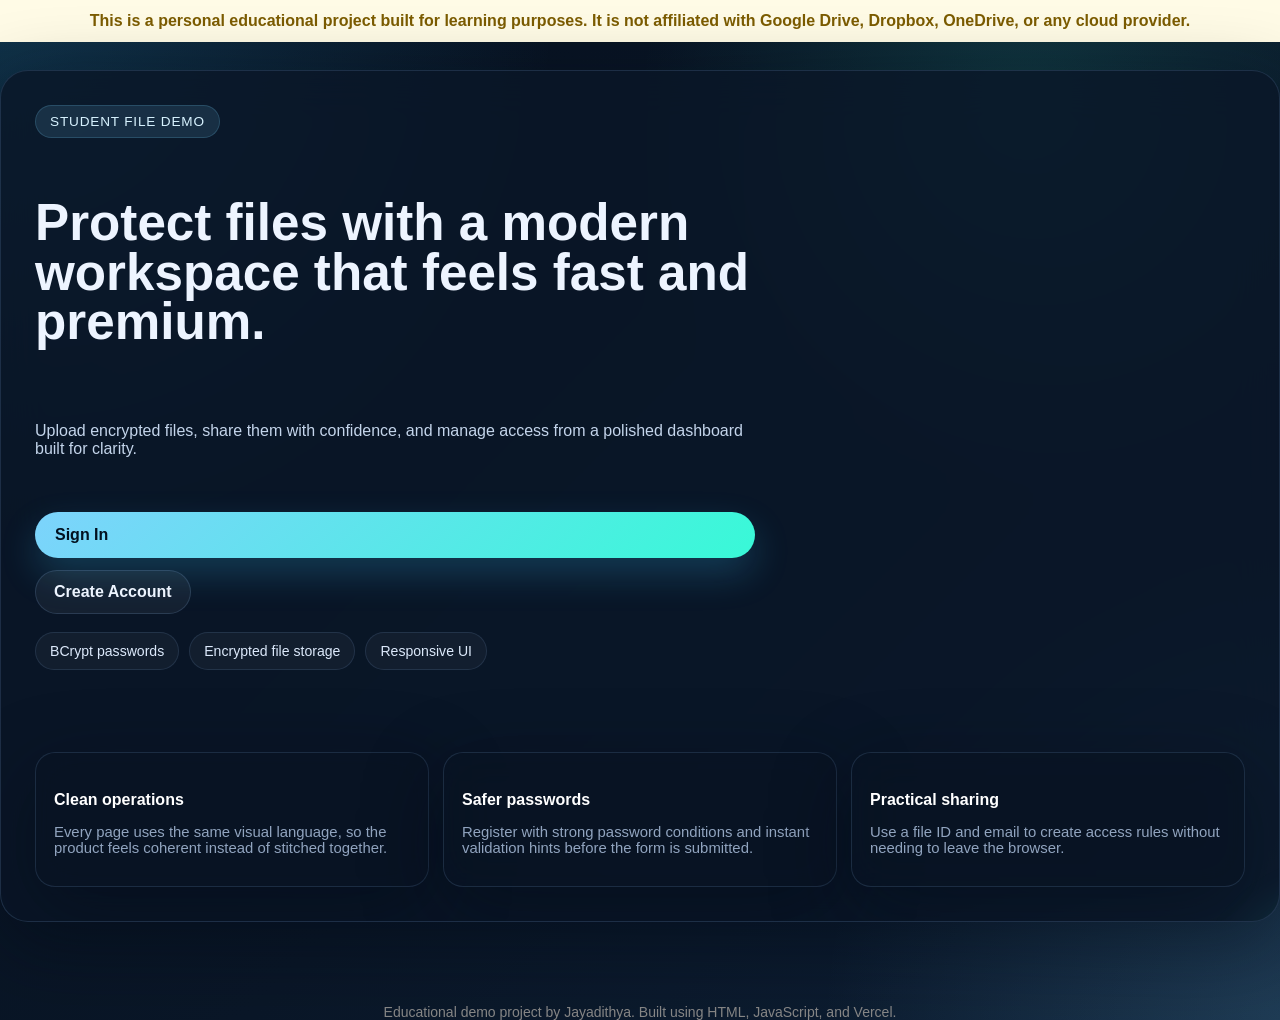
<file: frontend/index.html>
<!doctype html>
<html lang="en">
<head>
  <meta charset="UTF-8">

  <meta http-equiv="Content-Security-Policy"
        content="default-src 'self' 'unsafe-inline' https: data:;">

  <meta name="viewport" content="width=device-width, initial-scale=1.0">

  <link rel="preconnect" href="https://fonts.googleapis.com">
  <link rel="preconnect" href="https://fonts.gstatic.com" crossorigin>

  <link href="https://fonts.googleapis.com/css2?family=Inter:wght@400;500;600;700;800&family=Space+Grotesk:wght@400;500;700&display=swap" rel="stylesheet">

  <title>Student File Demo</title>

  <link rel="stylesheet" href="css/style.css">
</head>
<body class="landing-page">
<div style="background:#fffbe6;color:#7c5c00;padding:12px 24px;text-align:center;font-weight:bold;">This is a personal educational project built for learning purposes. It is not affiliated with Google Drive, Dropbox, OneDrive, or any cloud provider.</div>
<main class="landing-shell">
  <section class="landing-hero">
    <div class="hero-copy">
      <span class="eyebrow">Student File Demo</span>
      <h1>Protect files with a modern workspace that feels fast and premium.</h1>
      <p class="lead">
        Upload encrypted files, share them with confidence, and manage access from a polished dashboard built for clarity.
      </p>
      <div class="landing-cta">
        <a class="btn btn-primary" href="login.html">Sign In</a>
        <a class="btn btn-secondary" href="register.html">Create Account</a>
      </div>
      <div class="inline-kpis">
        <div class="pill">BCrypt passwords</div>
        <div class="pill">Encrypted file storage</div>
        <div class="pill">Responsive UI</div>
      </div>
    </div>
    <div class="feature-grid">
      <div class="feature-card">
        <h4>Clean operations</h4>
        <p>Every page uses the same visual language, so the product feels coherent instead of stitched together.</p>
      </div>
      <div class="feature-card">
        <h4>Safer passwords</h4>
        <p>Register with strong password conditions and instant validation hints before the form is submitted.</p>
      </div>
      <div class="feature-card">
        <h4>Practical sharing</h4>
        <p>Use a file ID and email to create access rules without needing to leave the browser.</p>
      </div>
    </div>
  </section>
</main>
<footer style="margin-top:32px;text-align:center;color:#888;font-size:14px;">Educational demo project by Jayadithya. Built using HTML, JavaScript, and Vercel.</footer>
</body>
</html>
</file>
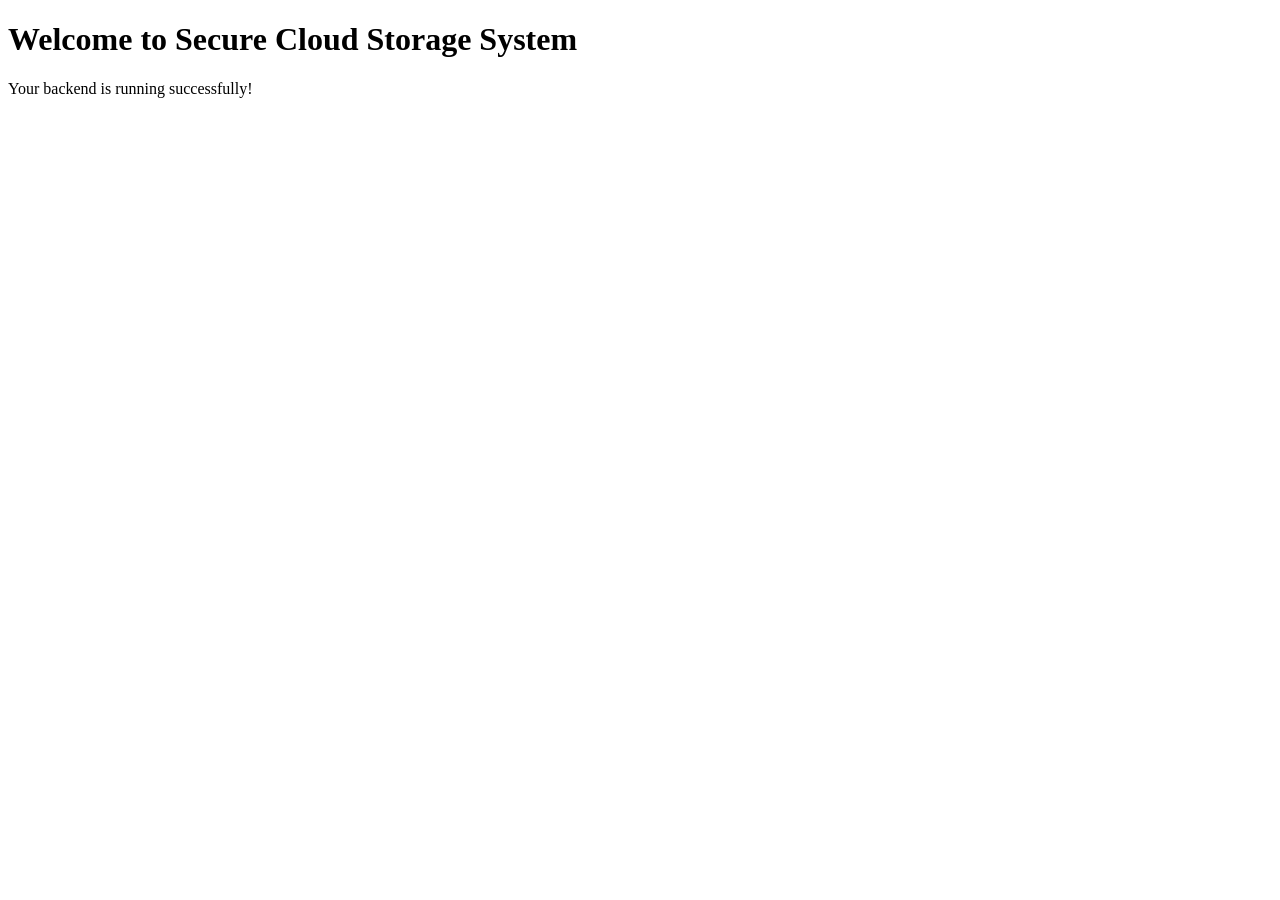
<file: backend/src/main/resources/static/index.html>
<!DOCTYPE html>
<html>
<head>
    <title>Secure Cloud Storage System</title>
</head>
<body>
    <h1>Welcome to Secure Cloud Storage System</h1>
    <p>Your backend is running successfully!</p>
</body>
</html>
</file>
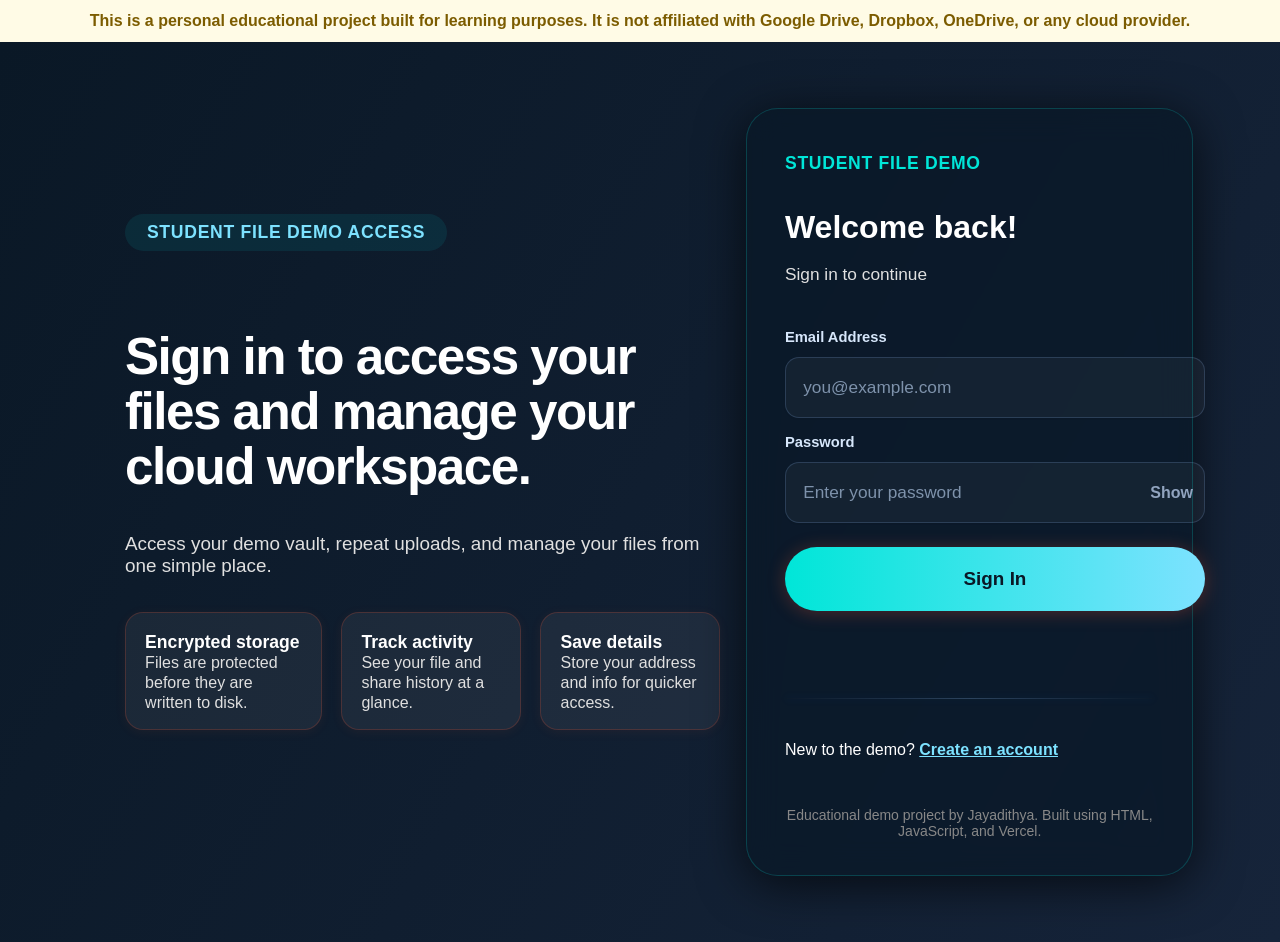
<file: frontend/dashboard.html>
<!DOCTYPE html>
<html lang="en">
<head>
    <meta charset="UTF-8">

    <meta http-equiv="Content-Security-Policy"
          content="default-src 'self' 'unsafe-inline' https: data:;">

    <meta name="viewport" content="width=device-width, initial-scale=1.0">

    <link rel="preconnect" href="https://fonts.googleapis.com">
    <link rel="preconnect" href="https://fonts.gstatic.com" crossorigin>

    <link href="https://fonts.googleapis.com/css2?family=Inter:wght@400;500;600;700;800&family=Space+Grotesk:wght@400;500;700&display=swap" rel="stylesheet">

    <title>Dashboard | Secure Cloud Storage</title>

    <link rel="stylesheet" href="css/style.css">
</head>
<body class="app-page">
<header class="navbar">
    <div class="brand">
        <div class="brand-mark">SC</div>
        <div class="brand-title">
            <strong>Secure Cloud Storage</strong>
            <span class="nav-subtitle">Command center for encrypted files</span>
        </div>
    </div>

    <div class="toolbar-actions">
        <button onclick="goUpload()" class="action-btn btn-primary">Upload File</button>
        <button onclick="goShare()" class="action-btn btn-secondary">Share Files</button>
        <button onclick="logout()" class="action-btn btn-ghost">Logout</button>
    </div>
</header>

<main class="page-shell">
    <section class="hero-banner">
        <div class="hero-copy">
            <span class="eyebrow">Workspace overview</span>
            <h1>Manage your cloud files from one polished dashboard.</h1>
            <p class="lead">
                View uploaded files, launch downloads, share access, and keep your storage workspace clear and secure.
            </p>
            <div class="hero-meta">
                <div class="metric-chip">Signed in as <strong id="sessionEmailLabel">you</strong></div>
                <div class="metric-chip">Files <strong id="fileCount">0</strong></div>
                <div class="metric-chip">Shared items <strong id="sharedCount" data-role="shared">0</strong></div>
                <div class="metric-chip">Security alerts <strong id="alertCount">0</strong></div>
            </div>
        </div>
    </section>

    <section class="panel" id="ownerAlertsSection">
        <div class="panel-head">
            <div>
                <h3>Security alerts</h3>
                <p class="panel-intro">Recipient risk events are shown here when suspicious behavior is detected on shared links.</p>
            </div>
        </div>
        <div id="ownerAlertsList" class="alert-list">
            <div class="empty-state">Loading security alerts...</div>
        </div>
    </section>

    <section class="stat-grid">
        <div class="stat-card">
            <div class="icon">01</div>
            <strong>Upload</strong>
            <span>Send a file through the encrypted upload flow.</span>
        </div>
        <div class="stat-card">
            <div class="icon">02</div>
            <strong>Share</strong>
            <span>Grant access to a file using the share screen.</span>
        </div>
        <div class="stat-card">
            <div class="icon">03</div>
            <strong>Download</strong>
            <span>Download decrypted files directly from the backend.</span>
        </div>
    </section>

    <section class="panel">
        <div class="panel-head">
            <div>
                <h3>Your files</h3>
                <p class="panel-intro">The table below is connected to your backend storage and updates after each upload or delete.</p>
            </div>
            <div class="button-row">
                <button onclick="goUpload()" class="action-btn btn-primary">New upload</button>
                <button onclick="goShare()" class="action-btn btn-secondary">Open sharing</button>
            </div>
        </div>

        <div class="table-wrap">
            <table class="file-table">
                <thead>
                    <tr>
                        <th>File ID</th>
                        <th>File Name</th>
                        <th>Owner</th>
                        <th>Storage Path</th>
                        <th>Actions</th>
                    </tr>
                </thead>
                <tbody id="fileTableBody">
                    <tr>
                        <td colspan="5">
                            <div class="empty-state">Loading your encrypted files...</div>
                        </td>
                    </tr>
                </tbody>
            </table>
        </div>
    </section>
</main>

<script src="js/app.js"></script>
</body>
</html>
</file>
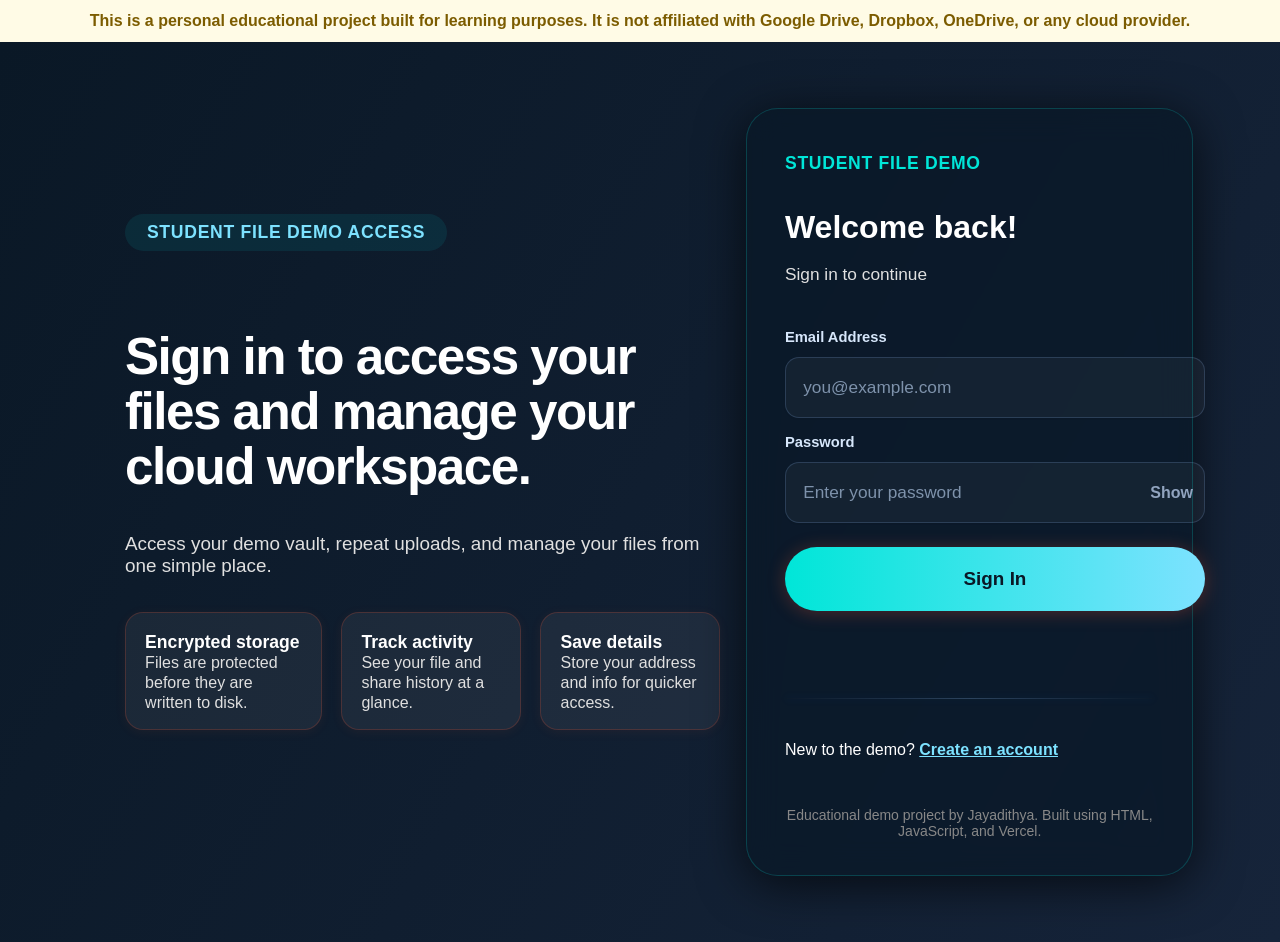
<file: frontend/login.html>
<!DOCTYPE html>
<html lang="en">
<head>
    <meta charset="UTF-8">

    <meta http-equiv="Content-Security-Policy"
          content="default-src 'self' 'unsafe-inline' https: data:;">

    <meta name="viewport" content="width=device-width, initial-scale=1.0">

    <link rel="preconnect" href="https://fonts.googleapis.com">
    <link rel="preconnect" href="https://fonts.gstatic.com" crossorigin>

    <link href="https://fonts.googleapis.com/css2?family=Inter:wght@400;500;600;700;800&family=Space+Grotesk:wght@400;500;700&display=swap" rel="stylesheet">

    <title>Login | Student File Demo</title>

    <link rel="stylesheet" href="css/style.css">
</head>
<body class="auth-page">
<div style="background:#fffbe6;color:#7c5c00;padding:12px 24px;text-align:center;font-weight:bold;">This is a personal educational project built for learning purposes. It is not affiliated with Google Drive, Dropbox, OneDrive, or any cloud provider.</div>
<div class="ph-outer">
<main class="ph-layout">
    <section class="ph-visual">
        <span class="ph-eyebrow">STUDENT FILE DEMO ACCESS</span>
        <h1>Sign in to access your files and manage your cloud workspace.</h1>
        <p class="ph-lead">
            Access your demo vault, repeat uploads, and manage your files from one simple place.
        </p>
        <div class="ph-badges">
            <div class="ph-badge-card">
                <strong>Encrypted storage</strong>
                <span>Files are protected before they are written to disk.</span>
            </div>
            <div class="ph-badge-card">
                <strong>Track activity</strong>
                <span>See your file and share history at a glance.</span>
            </div>
            <div class="ph-badge-card">
                <strong>Save details</strong>
                <span>Store your address and info for quicker access.</span>
            </div>
        </div>
    </section>
    <section class="ph-card">
        <div class="ph-form-head">
            <span class="ph-eyebrow ph-eyebrow-red">Student File Demo</span>
            <h2>Welcome back!</h2>
            <p class="ph-subtitle">Sign in to continue</p>
        </div>
        <form id="loginForm" class="form-grid">
            <div class="input-group">
                <label for="email">Email Address</label>
                <input type="email" id="email" placeholder="you@example.com" autocomplete="email" required>
            </div>
            <div class="input-group">
                <label for="password">Password</label>
                <div class="password-field">
                    <input type="password" id="password" placeholder="Enter your password" autocomplete="current-password" required>
                    <button type="button" class="password-toggle" data-password-toggle="password">Show</button>
                </div>
            </div>
            <button type="submit" class="ph-login-btn">Sign In</button>
            <p id="status" class="status-message"></p>
        </form>
        <div class="subtle-rule"></div>
        <p class="ph-register-link">
            New to the demo? <a href="register.html">Create an account</a>
        </p>
        <footer style="margin-top:32px;text-align:center;color:#888;font-size:14px;">Educational demo project by Jayadithya. Built using HTML, JavaScript, and Vercel.</footer>
    </section>
</main>
</div>
</div>

<script src="js/app.js"></script>
</body>
</html>
</file>
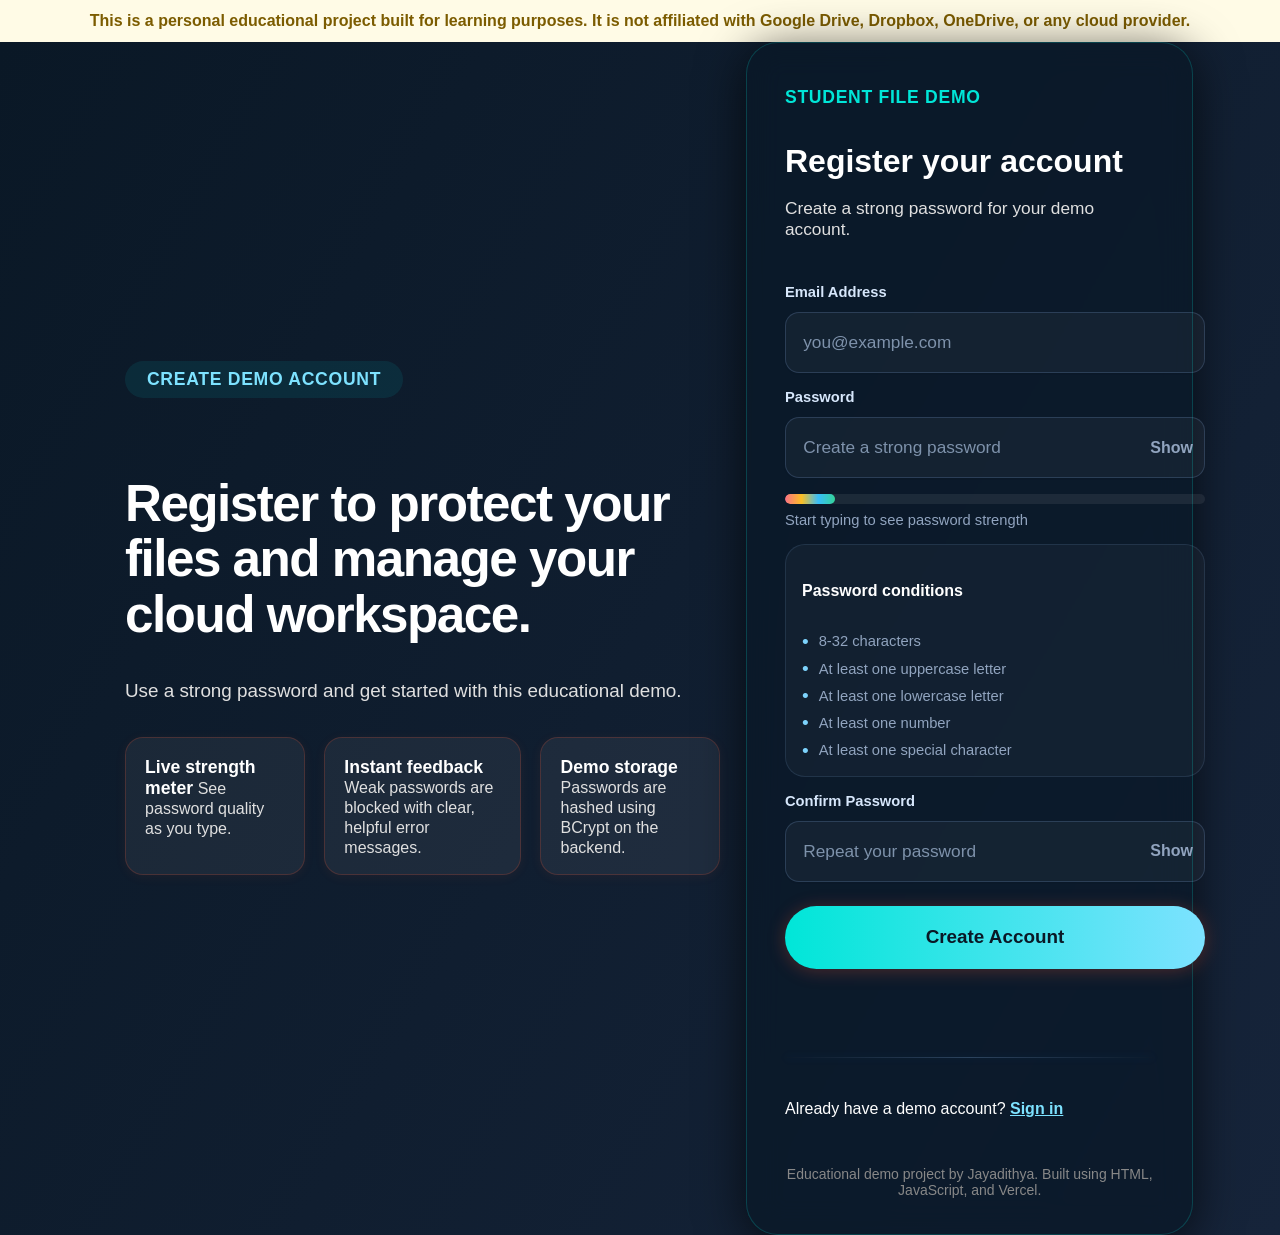
<file: frontend/register.html>
<!DOCTYPE html>
<html lang="en">
<head>
    <meta charset="UTF-8">

    <meta http-equiv="Content-Security-Policy"
          content="default-src 'self' 'unsafe-inline' https: data:;">

    <meta name="viewport" content="width=device-width, initial-scale=1.0">

    <link rel="preconnect" href="https://fonts.googleapis.com">
    <link rel="preconnect" href="https://fonts.gstatic.com" crossorigin>

    <link href="https://fonts.googleapis.com/css2?family=Inter:wght@400;500;600;700;800&family=Space+Grotesk:wght@400;500;700&display=swap" rel="stylesheet">

    <title>Register | Student File Demo</title>

    <link rel="stylesheet" href="css/style.css">
</head>
<body class="auth-page">
<div style="background:#fffbe6;color:#7c5c00;padding:12px 24px;text-align:center;font-weight:bold;">This is a personal educational project built for learning purposes. It is not affiliated with Google Drive, Dropbox, OneDrive, or any cloud provider.</div>
<div class="ph-outer">
<main class="ph-layout">
    <section class="ph-visual">
        <span class="ph-eyebrow">CREATE DEMO ACCOUNT</span>
        <h1>Register to protect your files and manage your cloud workspace.</h1>
        <p class="ph-lead">
            Use a strong password and get started with this educational demo.
        </p>
        <div class="ph-badges">
            <div class="ph-badge-card">
                <strong>Live strength meter</strong>
                <span>See password quality as you type.</span>
            </div>
            <div class="ph-badge-card">
                <strong>Instant feedback</strong>
                <span>Weak passwords are blocked with clear, helpful error messages.</span>
            </div>
            <div class="ph-badge-card">
                <strong>Demo storage</strong>
                <span>Passwords are hashed using BCrypt on the backend.</span>
            </div>
        </div>
    </section>
    <section class="ph-card">
        <div class="ph-form-head">
            <span class="ph-eyebrow ph-eyebrow-red">Student File Demo</span>
            <h2>Register your account</h2>
            <p class="ph-subtitle">Create a strong password for your demo account.</p>
        </div>
        <form id="registerForm" class="form-grid">
            <div class="input-group">
                <label for="email">Email Address</label>
                <input type="email" id="email" placeholder="you@example.com" autocomplete="email" required>
            </div>
            <div class="input-group">
                <label for="password">Password</label>
                <div class="password-field">
                    <input type="password" id="password" placeholder="Create a strong password" autocomplete="new-password" required>
                    <button type="button" class="password-toggle" data-password-toggle="password">Show</button>
                </div>
            </div>
            <div class="strength-wrap">
                <div class="strength-track"><div id="passwordStrengthBar" class="strength-bar"></div></div>
                <div id="passwordStrengthLabel" class="strength-label">Start typing to see password strength</div>
            </div>
            <div class="password-rules">
                <h4>Password conditions</h4>
                <ul id="passwordChecklist" class="rules-list">
                    <li>8-32 characters</li>
                    <li>At least one uppercase letter</li>
                    <li>At least one lowercase letter</li>
                    <li>At least one number</li>
                    <li>At least one special character</li>
                </ul>
            </div>
            <div class="input-group">
                <label for="confirmPassword">Confirm Password</label>
                <div class="password-field">
                    <input type="password" id="confirmPassword" placeholder="Repeat your password" autocomplete="new-password" required>
                    <button type="button" class="password-toggle" data-password-toggle="confirmPassword">Show</button>
                </div>
            </div>
            <button type="submit" class="ph-login-btn">Create Account</button>
            <p id="status" class="status-message"></p>
        </form>
        <div class="subtle-rule"></div>
        <p class="ph-register-link">
            Already have a demo account? <a href="login.html">Sign in</a>
        </p>
        <footer style="margin-top:32px;text-align:center;color:#888;font-size:14px;">Educational demo project by Jayadithya. Built using HTML, JavaScript, and Vercel.</footer>
    </section>
</main>
</div>
</div>

<script src="js/app.js"></script>
</body>
</html>
</file>
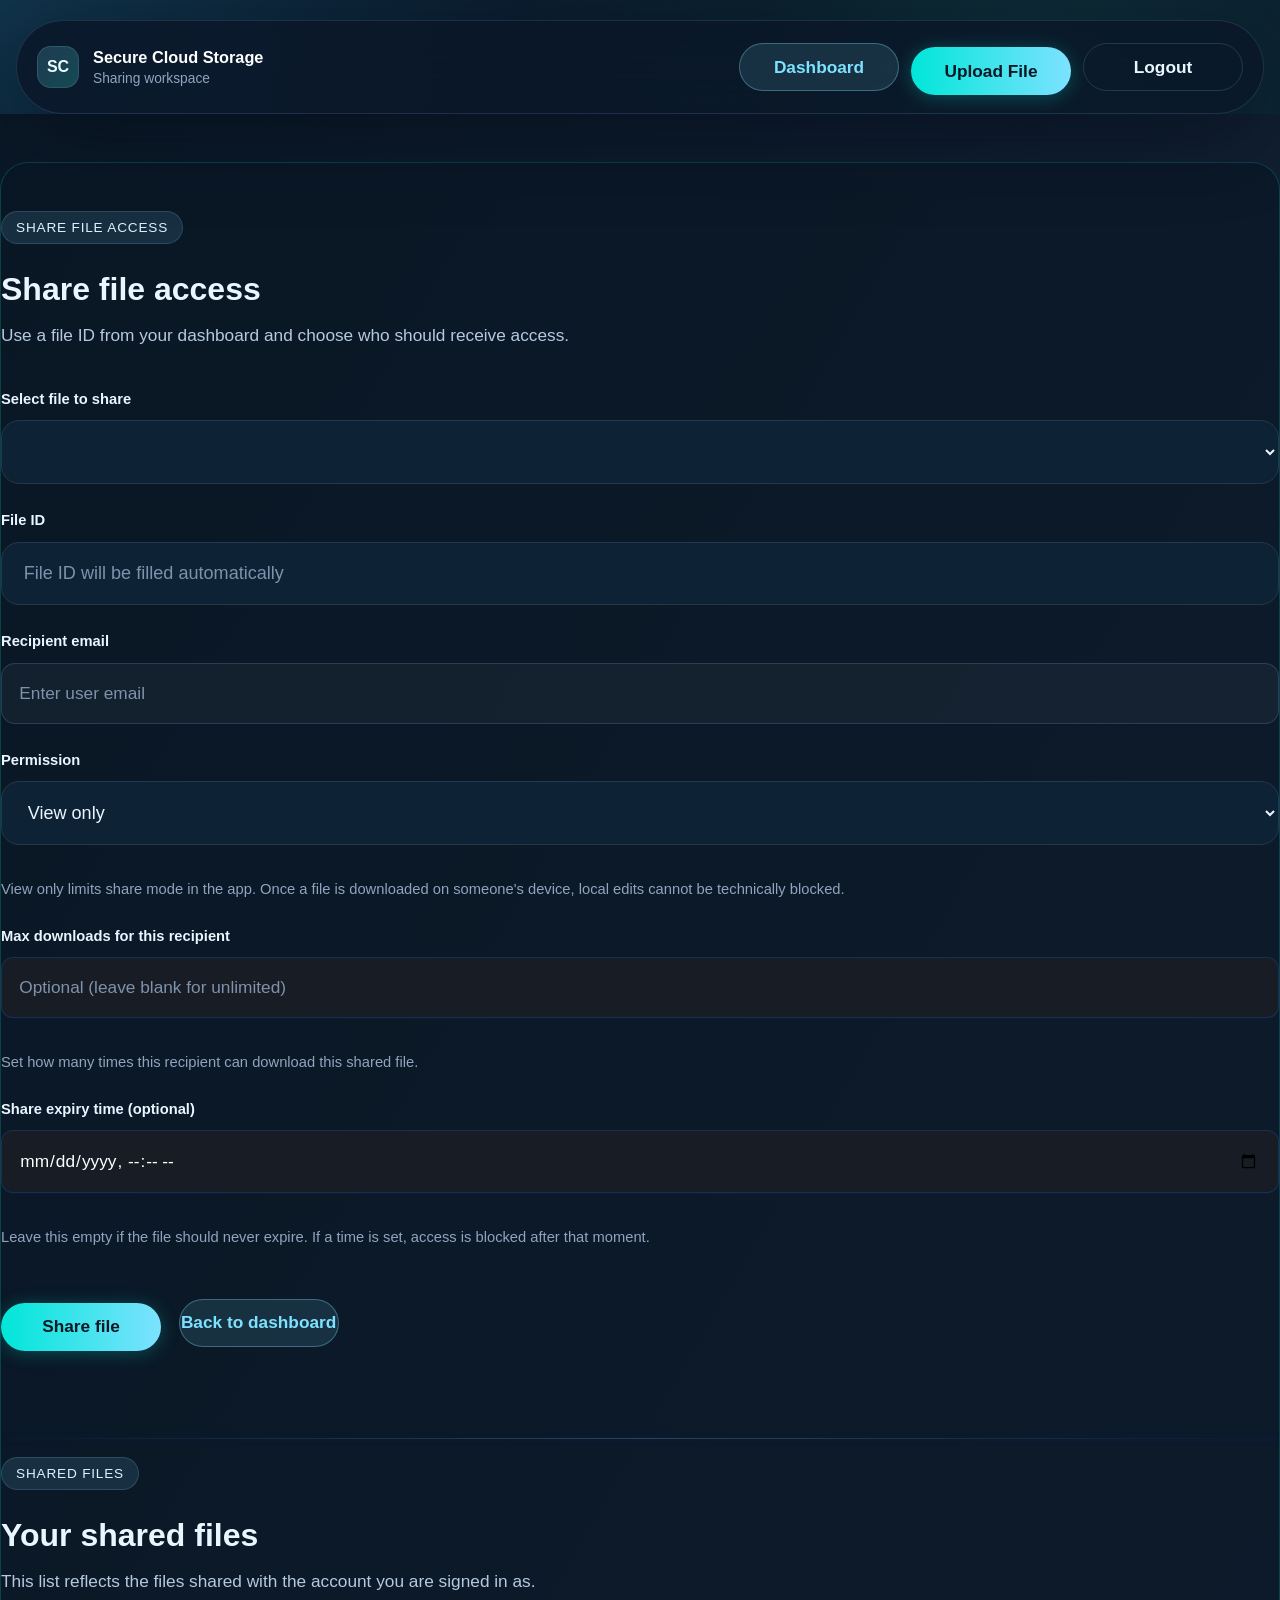
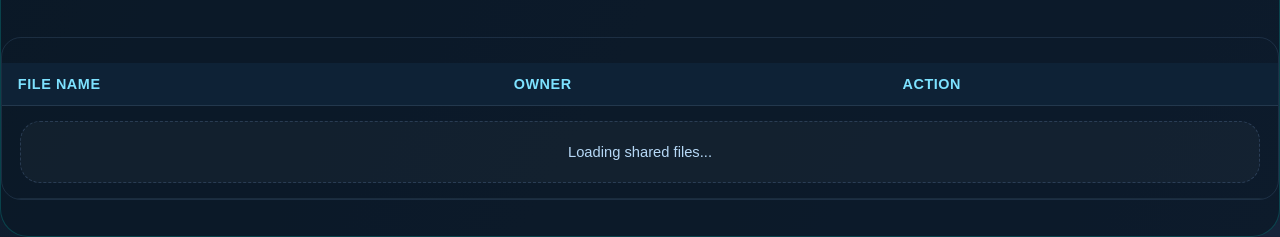
<file: frontend/share.html>
<!DOCTYPE html>
<html lang="en">
<head>
    <meta charset="UTF-8">

    <meta http-equiv="Content-Security-Policy"
          content="default-src 'self' 'unsafe-inline' https: data:;">

    <meta name="viewport" content="width=device-width, initial-scale=1.0">

    <link rel="preconnect" href="https://fonts.googleapis.com">
    <link rel="preconnect" href="https://fonts.gstatic.com" crossorigin>

    <link href="https://fonts.googleapis.com/css2?family=Inter:wght@400;500;600;700;800&family=Space+Grotesk:wght@400;500;700&display=swap" rel="stylesheet">

    <title>Share File | Secure Cloud Storage</title>

    <link rel="stylesheet" href="css/style.css">
</head>
<body class="app-page">
<header class="navbar">
    <div class="brand">
        <div class="brand-mark">SC</div>
        <div class="brand-title">
            <strong>Secure Cloud Storage</strong>
            <span class="nav-subtitle">Sharing workspace</span>
        </div>
    </div>

    <div class="toolbar-actions">
        <button onclick="goDashboard()" class="action-btn btn-secondary">Dashboard</button>
        <button onclick="goUpload()" class="action-btn btn-primary">Upload File</button>
        <button onclick="logout()" class="action-btn btn-ghost">Logout</button>
    </div>
    </header>
<div class="share-outer">
<main class="share-wide-layout">
    <section class="share-wide-card">
        <div class="form-head">
            <span class="eyebrow">Share file access</span>
            <h2>Share file access</h2>
            <p class="subtitle">Use a file ID from your dashboard and choose who should receive access.</p>
        </div>
        <form class="form-grid" onsubmit="event.preventDefault(); shareFile();">
            <div class="input-group">
                <label for="filePicker">Select file to share</label>
                <select id="filePicker" class="compact-input"></select>
            </div>
            <div class="input-group">
                <label for="fileId">File ID</label>
                <input type="text" id="fileId" class="compact-input" placeholder="File ID will be filled automatically" readonly>
            </div>
            <div class="input-group">
                <label for="shareEmail">Recipient email</label>
                <input type="email" id="shareEmail" class="compact-input" placeholder="Enter user email">
            </div>
            <div class="input-group">
                <label for="permission">Permission</label>
                <select id="permission">
                    <option value="VIEW">View only</option>
                    <option value="EDIT">Edit</option>
                </select>
                <p class="helper-text">View only limits share mode in the app. Once a file is downloaded on someone's device, local edits cannot be technically blocked.</p>
            </div>
            <div class="input-group">
                <label for="maxDownloads">Max downloads for this recipient</label>
                <input type="number" id="maxDownloads" class="compact-input" placeholder="Optional (leave blank for unlimited)" min="1">
                <p class="helper-text">Set how many times this recipient can download this shared file.</p>
            </div>
            <div class="input-group">
                <label for="expiresAt">Share expiry time (optional)</label>
                <input type="datetime-local" id="expiresAt" class="compact-input">
                <p class="helper-text">Leave this empty if the file should never expire. If a time is set, access is blocked after that moment.</p>
            </div>
            <div class="button-row share-actions">
                <button type="submit" class="upload-btn">Share file</button>
                <button type="button" onclick="goDashboard()" class="action-btn btn-secondary">Back to dashboard</button>
            </div>
            <p id="status" class="status-message share-status"></p>
        </form>
        <div class="subtle-rule"></div>
        <div class="form-head">
            <span class="eyebrow">Shared files</span>
            <h2>Your shared files</h2>
            <p class="subtitle">This list reflects the files shared with the account you are signed in as.</p>
        </div>
        <div class="table-wrap">
            <table class="file-table">
                <thead>
                    <tr>
                        <th>File Name</th>
                        <th>Owner</th>
                        <th>Action</th>
                    </tr>
                </thead>
                <tbody id="accessTable">
                    <tr>
                        <td colspan="3">
                            <div class="empty-state">Loading shared files...</div>
                        </td>
                    </tr>
                </tbody>
            </table>
        </div>
    </section>
</main>
</div>
<script src="js/app.js"></script>
</body>
</html>
</file>
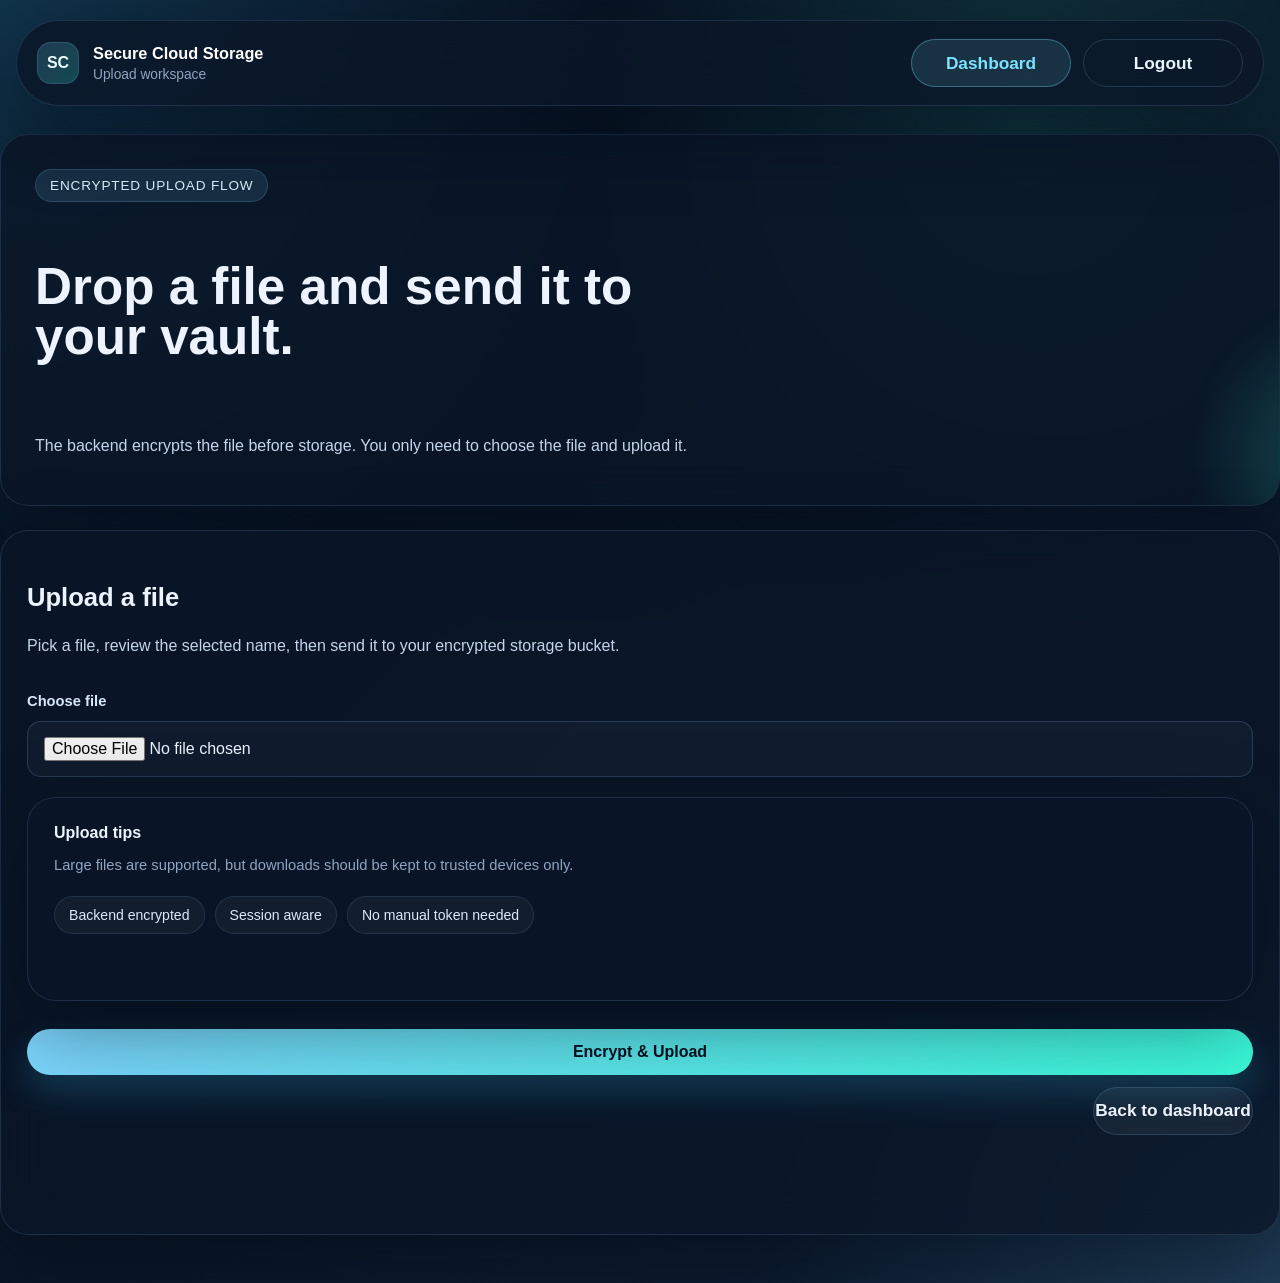
<file: frontend/upload.html>
<!DOCTYPE html>
<html lang="en">
<head>
    <meta charset="UTF-8">

    <meta http-equiv="Content-Security-Policy"
          content="default-src 'self' 'unsafe-inline' https: data:;">

    <meta name="viewport" content="width=device-width, initial-scale=1.0">

    <link rel="preconnect" href="https://fonts.googleapis.com">
    <link rel="preconnect" href="https://fonts.gstatic.com" crossorigin>

    <link href="https://fonts.googleapis.com/css2?family=Inter:wght@400;500;600;700;800&family=Space+Grotesk:wght@400;500;700&display=swap" rel="stylesheet">

    <title>Upload File | Secure Cloud Storage</title>

    <link rel="stylesheet" href="css/style.css">
</head>
<body class="app-page">
<header class="navbar">
    <div class="brand">
        <div class="brand-mark">SC</div>
        <div class="brand-title">
            <strong>Secure Cloud Storage</strong>
            <span class="nav-subtitle">Upload workspace</span>
        </div>
    </div>

    <div class="toolbar-actions">
        <button onclick="goDashboard()" class="action-btn btn-secondary">Dashboard</button>
        <button onclick="logout()" class="action-btn btn-ghost">Logout</button>
    </div>
</header>

<main class="page-shell">
    <section class="hero-banner">
        <div class="hero-copy">
            <span class="eyebrow">Encrypted upload flow</span>
            <h1>Drop a file and send it to your vault.</h1>
            <p class="lead">The backend encrypts the file before storage. You only need to choose the file and upload it.</p>
        </div>
    </section>

    <section class="panel">
        <div class="panel-head">
            <div>
                <h3>Upload a file</h3>
                <p class="panel-intro">Pick a file, review the selected name, then send it to your encrypted storage bucket.</p>
            </div>
        </div>

        <div class="panel-grid">
            <div class="input-group">
                <label for="fileInput">Choose file</label>
                <input type="file" id="fileInput" class="file-picker" required>
            </div>

            <div class="file-summary">
                <strong>Upload tips</strong>
                <p class="status-message">Large files are supported, but downloads should be kept to trusted devices only.</p>
                <div class="inline-kpis">
                    <div class="pill">Backend encrypted</div>
                    <div class="pill">Session aware</div>
                    <div class="pill">No manual token needed</div>
                </div>
            </div>

            <div class="button-row">
                <button type="button" id="uploadButton" class="upload-btn">Encrypt & Upload</button>
                <button type="button" onclick="goDashboard()" class="action-btn btn-secondary">Back to dashboard</button>
            </div>

            <p id="status" class="status-message"></p>
        </div>
    </section>
</main>

<script src="js/app.js"></script>
</body>
</html>
</file>
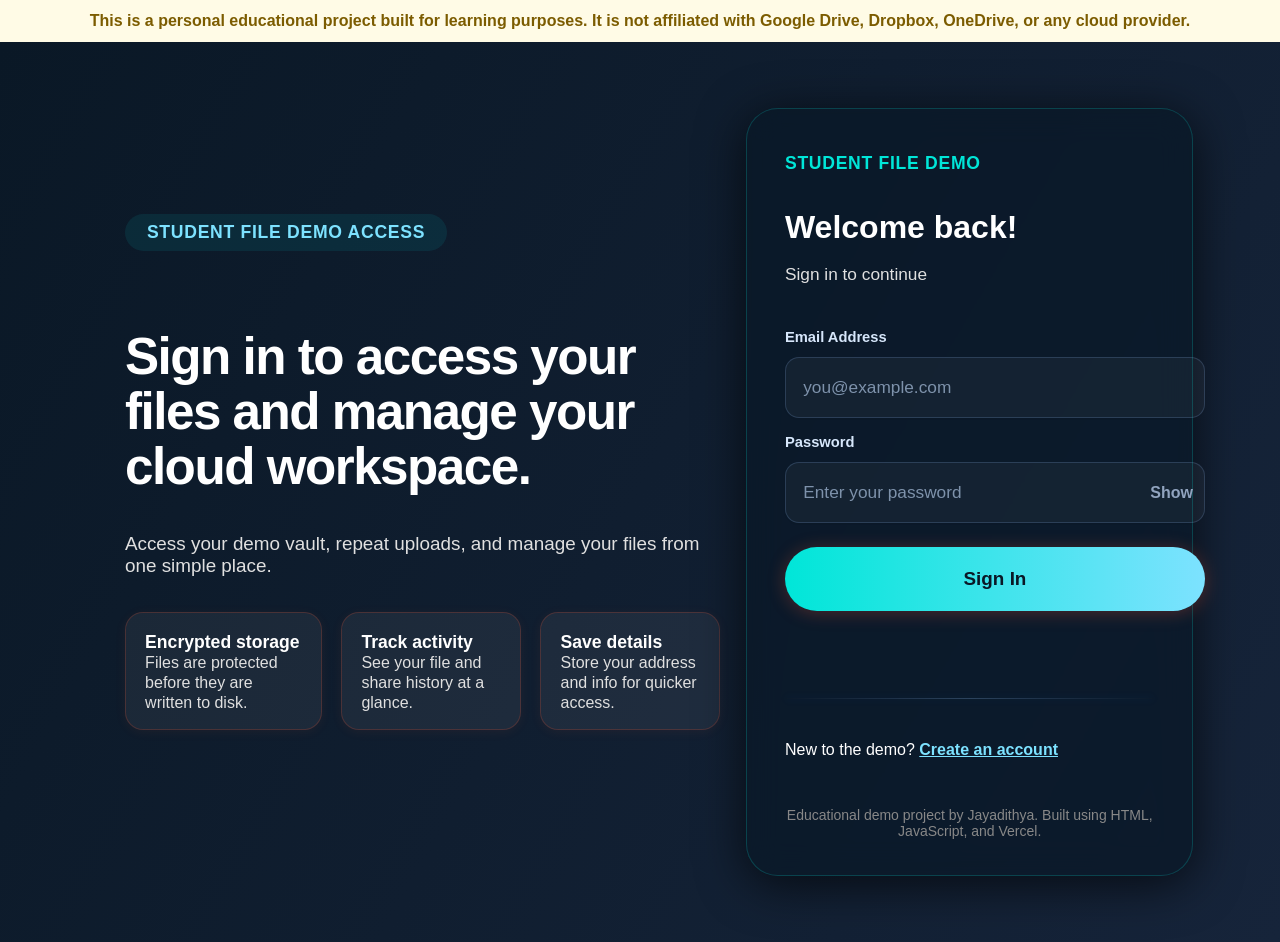
<file: frontend/uploaded-files.html>
<!DOCTYPE html>
<html lang="en">
<head>
  <meta charset="UTF-8">

  <meta http-equiv="Content-Security-Policy"
        content="default-src 'self' 'unsafe-inline' https: data:;">

  <meta name="viewport" content="width=device-width, initial-scale=1.0">

  <link rel="preconnect" href="https://fonts.googleapis.com">
  <link rel="preconnect" href="https://fonts.gstatic.com" crossorigin>

  <link href="https://fonts.googleapis.com/css2?family=Inter:wght@400;500;600;700;800&family=Space+Grotesk:wght@400;500;700&display=swap" rel="stylesheet">

  <title>Uploaded Files | Secure Cloud Storage</title>

  <link rel="stylesheet" href="css/style.css">
</head>
<body class="app-page">
<header class="navbar">
    <div class="brand">
        <div class="brand-mark">SC</div>
        <div class="brand-title">
            <strong>Secure Cloud Storage</strong>
            <span class="nav-subtitle">Uploaded files archive</span>
        </div>
    </div>

    <div class="toolbar-actions">
        <button onclick="goDashboard()" class="action-btn btn-secondary">Dashboard</button>
        <button onclick="goUpload()" class="action-btn btn-primary">Upload File</button>
        <button onclick="logout()" class="action-btn btn-ghost">Logout</button>
    </div>
</header>

<main class="page-shell">
    <section class="hero-banner">
        <div class="hero-copy">
            <span class="eyebrow">File archive</span>
            <h1>Review every uploaded file in a clean, searchable workspace.</h1>
            <p class="lead">This view surfaces file names, ownership, and storage paths so you can move quickly between upload, share, and download actions.</p>
        </div>
    </section>

    <section class="panel">
        <div class="panel-head">
            <div>
                <h3>Uploaded files</h3>
                <p class="panel-intro">The table is powered directly by your backend file list and updates after every upload.</p>
            </div>
        </div>

        <div class="table-wrap">
            <table class="file-table">
                <thead>
                    <tr>
                        <th>File ID</th>
                        <th>File Name</th>
                        <th>Owner</th>
                        <th>Storage Path</th>
                        <th>Actions</th>
                    </tr>
                </thead>
                <tbody id="uploadedFilesBody">
                    <tr>
                        <td colspan="5">
                            <div class="empty-state">Loading files...</div>
                        </td>
                    </tr>
                </tbody>
            </table>
        </div>
    </section>
</main>

<script src="js/app.js"></script>
</body>
</html>
</file>
<file: frontend/css/style.css>
/* --- Wide Single-Card Share Layout --- */
.share-wide-layout {
    min-height: 100vh;
    width: 100vw;
    display: flex;
    align-items: flex-start;
    justify-content: center;
    background: linear-gradient(120deg, #0a1826 0%, #16243a 100%);
    padding-top: 48px;
}
.share-wide-card {
    background: rgba(10,24,38,0.72);
    border-radius: 28px;
    box-shadow: 0 8px 48px 0 #0ff4 0.5;
    padding: 48px 0 36px 0;
    max-width: 1800px;
    width: 100%;
    margin: 0 auto;
    display: flex;
    flex-direction: column;
    align-items: stretch;
    border: 1.5px solid #00e6d833;
}
.share-wide-card .form-head {
    margin-bottom: 1.5rem;
}
.share-wide-card .form-head h2 {
    color: #eaf6ff;
    font-size: 2rem;
    font-weight: 700;
    margin-bottom: 0.2em;
}
.share-wide-card .subtitle {
    color: #b6d8f6;
    font-size: 1.08rem;
    margin-bottom: 1.2em;
}
.share-wide-card .input-group input,
.share-wide-card .input-group select {
    width: 100%;
    min-width: 320px;
    max-width: 100%;
    font-size: 1.13rem;
    padding: 1.1em 1.2em;
    box-sizing: border-box;
    background: #0e2236;
    color: #eaf6ff;
    border: 1.5px solid #23384d;
    border-radius: 1em;
    margin-bottom: 0.7em;
}
.share-wide-card .input-group label {
    color: #eaf6ff;
    font-weight: 600;
    margin-bottom: 0.3em;
    display: block;
}
.share-wide-card .button-row {
    display: flex;
    flex-direction: row;
    gap: 1.1em;
    align-items: center;
    margin-top: 1.2em;
    justify-content: flex-start;
}
.share-wide-card .action-btn, .share-wide-card .upload-btn {
    min-width: 160px;
    max-width: 160px;
    width: 160px;
    height: 48px;
    padding: 0;
    font-size: 1.08rem;
    border-radius: 2em;
    font-weight: 600;
    transition: background 0.18s, color 0.18s, box-shadow 0.18s;
    display: flex;
    align-items: center;
    justify-content: center;
}
.share-wide-card .upload-btn {
    background: linear-gradient(90deg, #00e6d8 0%, #7de2ff 100%);
    color: #0a1826;
    border: none;
    box-shadow: 0 2px 18px 0 #00e6d844;
}
.share-wide-card .upload-btn:hover {
    background: linear-gradient(90deg, #7de2ff 0%, #00e6d8 100%);
    color: #0a1826;
    box-shadow: 0 4px 28px 0 #00e6d866;
}
.share-wide-card .action-btn.btn-secondary {
    background: rgba(125,226,255,0.12);
    color: #7de2ff;
    border: 1.5px solid #7de2ff55;
}
.share-wide-card .action-btn.btn-secondary:hover {
    background: rgba(0,230,216,0.18);
    color: #00e6d8;
    border: 1.5px solid #00e6d8;
}
.share-wide-card .file-table {
    width: 100%;
    margin-top: 1.5em;
    background: none;
    color: #eaf6ff;
    border-radius: 1em;
    border-collapse: separate;
    border-spacing: 0;
    font-size: 1.04rem;
}
.share-wide-card .file-table th, .share-wide-card .file-table td {
    padding: 0.9em 1.1em;
    text-align: left;
}
.share-wide-card .file-table th {
    color: #7de2ff;
    font-weight: 700;
    background: #0e2236;
    border-bottom: 1.5px solid #23384d;
}
.share-wide-card .file-table td {
    border-bottom: 1px solid #1a2c3d;
}
.share-wide-card .empty-state {
    color: #b6d8f6;
    text-align: center;
    padding: 1.5em 0;
}
@media (max-width: 1100px) {
    .share-wide-card {
        padding: 16px 0 12px 0;
        max-width: 100vw;
    }
    .share-wide-card .input-group input,
    .share-wide-card .input-group select {
        min-width: 0;
    }
}
/* Share form button row: equal width/height buttons */
.share-actions .upload-btn,
.share-actions .action-btn {
    min-width: 160px;
    max-width: 160px;
    width: 160px;
    height: 48px;
    padding: 0;
    font-size: 1.08rem;
    border-radius: 2em;
    font-weight: 600;
    transition: background 0.18s, color 0.18s, box-shadow 0.18s;
    display: flex;
    align-items: center;
    justify-content: center;
}
.share-actions .upload-btn {
    background: linear-gradient(90deg, #00e6d8 0%, #7de2ff 100%);
    color: #0a1826;
    border: none;
    box-shadow: 0 2px 18px 0 #00e6d844;
}
.share-actions .upload-btn:hover {
    background: linear-gradient(90deg, #7de2ff 0%, #00e6d8 100%);
    color: #0a1826;
    box-shadow: 0 4px 28px 0 #00e6d866;
}
/* File panel button row: equal width/height buttons */
.button-row {
    display: flex;
    flex-direction: row;
    gap: 1.1em;
    align-items: center;
    justify-content: flex-end;
}
.button-row .action-btn {
    min-width: 160px;
    max-width: 160px;
    width: 160px;
    height: 48px;
    padding: 0;
    font-size: 1.08rem;
    border-radius: 2em;
    font-weight: 600;
    transition: background 0.18s, color 0.18s, box-shadow 0.18s;
    display: flex;
    align-items: center;
    justify-content: center;
}
/* Toolbar actions: align buttons in a row, equal size */
.toolbar-actions {
    display: flex;
    flex-direction: row;
    gap: 1.1em;
    align-items: center;
}
.toolbar-actions .action-btn {
    min-width: 160px;
    max-width: 160px;
    width: 160px;
    height: 48px;
    padding: 0;
    font-size: 1.08rem;
    border-radius: 2em;
    font-weight: 600;
    transition: background 0.18s, color 0.18s, box-shadow 0.18s;
    display: flex;
    align-items: center;
    justify-content: center;
}
.toolbar-actions .btn-primary {
    background: linear-gradient(90deg, #00e6d8 0%, #7de2ff 100%);
    color: #0a1826;
    border: none;
    box-shadow: 0 2px 18px 0 #00e6d844;
}
.toolbar-actions .btn-primary:hover {
    background: linear-gradient(90deg, #7de2ff 0%, #00e6d8 100%);
    color: #0a1826;
    box-shadow: 0 4px 28px 0 #00e6d866;
}
.toolbar-actions .btn-secondary {
    background: rgba(125,226,255,0.12);
    color: #7de2ff;
    border: 1.5px solid #7de2ff55;
}
.toolbar-actions .btn-secondary:hover {
    background: rgba(0,230,216,0.18);
    color: #00e6d8;
    border: 1.5px solid #00e6d8;
}
.toolbar-actions .btn-ghost {
    background: none;
    color: #eaf6ff;
    border: 1.5px solid #23384d;
}
.toolbar-actions .btn-ghost:hover {
    background: rgba(125,226,255,0.08);
    color: #7de2ff;
    border: 1.5px solid #7de2ff;
}
/* Widen input fields for better placeholder visibility */
/* Extra wide input fields for better placeholder visibility */
.ph-card .input-group input,
.ph-card .password-field input {
    width: 100%;
    min-width: 420px;
    max-width: 620px;
    font-size: 1.15rem;
    padding: 1.15em 1.3em;
    box-sizing: border-box;
}
@media (max-width: 900px) {
    .ph-card .input-group input,
    .ph-card .password-field input {
        min-width: 0;
        max-width: 100vw;
    }
}
/* --- Glassmorphic Blue/Teal Two-Panel Layout --- */
.ph-outer {
    min-height: 100vh;
    width: 100vw;
    background: linear-gradient(120deg, #0a1826 0%, #16243a 100%);
    display: flex;
    align-items: center;
    justify-content: center;
}
.ph-layout {
    display: flex;
    flex-direction: row;
    align-items: stretch;
    justify-content: center;
    max-width: 1920px;
    min-width: 1200px;
    width: 99vw;
    background: none;
    border-radius: 32px;
    box-shadow: none;
    position: relative;
    z-index: 1;
    gap: 0;
    overflow: visible;
}
.ph-visual {
    flex: 1 1 0;
    min-width: 340px;
    max-width: 62%;
    padding: 4vw 2vw 4vw 3vw;
    display: flex;
    flex-direction: column;
    justify-content: center;
    align-items: flex-start;
    background: rgba(10,24,38,0.32);
    color: #eaf6ff;
}
.ph-eyebrow {
    display: inline-block;
    background: rgba(0,255,255,0.08);
    color: #7de2ff;
    font-weight: 600;
    font-size: 1.1rem;
    border-radius: 999px;
    padding: 8px 22px;
    margin-bottom: 2.2rem;
    letter-spacing: 0.04em;
    text-transform: uppercase;
}
.ph-eyebrow-red {
    color: #00e6d8;
    background: none;
    font-weight: 700;
    margin-bottom: 0.5em;
    padding: 0;
}
.ph-visual h1 {
    font-size: 3.2rem;
    font-weight: 800;
    color: #eaf6ff;
    margin-bottom: 1.2rem;
    line-height: 1.08;
    letter-spacing: -1.5px;
}
.ph-lead {
    color: #b6d8f6;
    font-size: 1.18rem;
    margin-bottom: 2.2rem;
}
.ph-badges {
    display: flex;
    gap: 1.2rem;
    margin-bottom: 2.5rem;
}
.ph-badge-card {
    background: rgba(0,255,255,0.06);
    border: 1.5px solid #00e6d833;
    color: #eaf6ff;
    border-radius: 18px;
    padding: 1.2rem 1.2rem 1rem 1.2rem;
    min-width: 180px;
    box-shadow: 0 2px 12px #00e6d811;
    font-size: 1.04rem;
    transition: box-shadow 0.2s;
}
.ph-badge-card strong {
    color: #eaf6ff;
    font-size: 1.1rem;
    font-weight: 700;
    margin-bottom: 0.2em;
}
.ph-badge-card span {
    color: #b6d8f6;
    font-size: 1rem;
}
.ph-card {
    flex: 1 1 0;
    min-width: 320px;
    max-width: 38%;
    background: rgba(10,24,38,0.85);
    border-radius: 32px;
    box-shadow: 0 8px 48px 0 #0ff4 0.5;
    padding: 44px 38px 36px 38px;
    display: flex;
    flex-direction: column;
    justify-content: flex-start;
    min-height: 540px;
    position: relative;
    z-index: 1;
    align-items: flex-start;
    backdrop-filter: blur(16px) saturate(1.2);
    border: 1.5px solid #00e6d833;
}
.ph-form-head {
    margin-bottom: 1.5rem;
}
.ph-form-head h2 {
    color: #eaf6ff;
    font-size: 2rem;
    font-weight: 700;
    margin-bottom: 0.2em;
}
.ph-subtitle {
    color: #b6d8f6;
    font-size: 1.08rem;
    margin-bottom: 1.2em;
}
.ph-login-btn {
    width: 100%;
    padding: 1.1em 0;
    background: linear-gradient(90deg, #00e6d8 0%, #7de2ff 100%);
    color: #0a1826;
    font-size: 1.18rem;
    font-weight: 700;
    border: none;
    border-radius: 999px;
    box-shadow: 0 2px 18px 0 #00e6d844;
    cursor: pointer;
    margin-top: 0.5rem;
    transition: background 0.18s, box-shadow 0.18s, color 0.18s, transform 0.18s;
    outline: none;
}
.ph-login-btn:hover {
    background: linear-gradient(90deg, #7de2ff 0%, #00e6d8 100%);
    color: #0a1826;
    box-shadow: 0 4px 28px 0 #00e6d866;
    transform: translateY(-2px) scale(1.03);
}
.ph-register-link {
    text-align: center;
    color: #eaf6ff;
    font-size: 1rem;
    margin-top: 1.5em;
}
.ph-register-link a {
    color: #7de2ff;
    text-decoration: underline;
    transition: color 0.18s;
    font-weight: 700;
}
.ph-register-link a:hover {
    color: #00e6d8;
}
@media (max-width: 1200px) {
    .ph-layout {
        max-width: 98vw;
        min-width: 0;
    }
    .ph-visual {
        min-width: 220px;
        max-width: 60%;
        padding: 3vw 1vw 2vw 1vw;
    }
    .ph-card {
        min-width: 220px;
        max-width: 40%;
        padding: 32px 12px 24px 12px;
    }
}
@media (max-width: 900px) {
    .ph-outer {
        align-items: flex-start;
    }
    .ph-layout {
        flex-direction: column;
        max-width: 100vw;
        min-width: 0;
        width: 100vw;
        border-radius: 22px;
    }
    .ph-visual {
        min-width: 0;
        max-width: 100vw;
        padding: 32px 8px 24px 8px;
        border-radius: 22px 22px 0 0;
    }
    .ph-card {
        min-width: 0;
        max-width: 100vw;
        padding: 28px 10px 24px 10px;
        border-radius: 0 0 22px 22px;
    }
}
/* --- Pizza Hut Style Two-Panel Layout --- */
.ph-outer {
    min-height: 100vh;
    width: 100vw;
    background: linear-gradient(120deg, #0a1826 0%, #16243a 100%);
    display: flex;
    align-items: center;
    justify-content: center;
}
.ph-layout {
    display: flex;
    flex-direction: row;
    align-items: stretch;
    justify-content: center;
    max-width: 1280px;
    min-width: 720px;
    width: 92vw;
    background: none;
    border-radius: 32px;
    box-shadow: none;
    position: relative;
    z-index: 1;
    gap: 0;
    overflow: visible;
}
.ph-visual {
    flex: 1 1 0;
    min-width: 340px;
    max-width: 56%;
    padding: 4vw 2vw 4vw 3vw;
    display: flex;
    flex-direction: column;
    justify-content: center;
    align-items: flex-start;
    background: none;
    color: #fff;
}
.ph-eyebrow {
    display: inline-block;
    background: rgba(0,255,255,0.08);
    color: #7de2ff;
    font-weight: 600;
    font-size: 1.1rem;
    border-radius: 999px;
    padding: 8px 22px;
    margin-bottom: 2.2rem;
    letter-spacing: 0.04em;
    text-transform: uppercase;
}
.ph-eyebrow-red {
    color: #00e6d8;
    background: none;
    font-weight: 700;
    margin-bottom: 0.5em;
    padding: 0;
}
.ph-visual h1 {
    font-size: 3.2rem;
    font-weight: 800;
    color: #fff;
    margin-bottom: 1.2rem;
    line-height: 1.08;
    letter-spacing: -1.5px;
}
.ph-lead {
    color: #e0e0e0;
    font-size: 1.18rem;
    margin-bottom: 2.2rem;
}
.ph-badges {
    display: flex;
    gap: 1.2rem;
    margin-bottom: 2.5rem;
}
.ph-badge-card {
    background: rgba(255,255,255,0.06);
    border: 1.5px solid #ff563133;
    color: #fff;
    border-radius: 18px;
    padding: 1.2rem 1.2rem 1rem 1.2rem;
    min-width: 180px;
    box-shadow: 0 2px 12px #ff563111;
    font-size: 1.04rem;
    transition: box-shadow 0.2s;
}
.ph-badge-card strong {
    color: #fff;
    font-size: 1.1rem;
    font-weight: 700;
    margin-bottom: 0.2em;
}
.ph-badge-card span {
    color: #e0e0e0;
    font-size: 1rem;
}
.ph-card {
    flex: 1 1 0;
    min-width: 320px;
    max-width: 38%;
    background: rgba(10,24,38,0.72);
    backdrop-filter: blur(16px) saturate(1.2);
    border-radius: 32px;
    box-shadow: 0 8px 48px 0 #000a;
    padding: 44px 38px 36px 38px;
    display: flex;
    flex-direction: column;
    justify-content: flex-start;
    min-height: 540px;
    position: relative;
    z-index: 1;
    align-items: flex-start;
}
.ph-form-head {
    margin-bottom: 1.5rem;
}
.ph-form-head h2 {
    color: #fff;
    font-size: 2rem;
    font-weight: 700;
    margin-bottom: 0.2em;
}
.ph-subtitle {
    color: #e0e0e0;
    font-size: 1.08rem;
    margin-bottom: 1.2em;
}
.ph-login-btn {
    width: 100%;
    padding: 1.1em 0;
    background: linear-gradient(90deg, #00e6d8 0%, #7de2ff 100%);
    color: #0a1826;
    font-size: 1.18rem;
    font-weight: 700;
    border: none;
    border-radius: 999px;
    box-shadow: 0 2px 18px 0 #ff563144;
    cursor: pointer;
    margin-top: 0.5rem;
    transition: background 0.18s, box-shadow 0.18s, color 0.18s, transform 0.18s;
    outline: none;
}
.ph-login-btn:hover {
    background: linear-gradient(90deg, #7de2ff 0%, #00e6d8 100%);
    color: #0a1826;
    box-shadow: 0 4px 28px 0 #00e6d866;
    transform: translateY(-2px) scale(1.03);
}
.ph-register-link {
    text-align: center;
    color: #fff;
    font-size: 1rem;
    margin-top: 1.5em;
}
.ph-register-link a {
    color: #7de2ff;
    text-decoration: underline;
    transition: color 0.18s;
    font-weight: 700;
}
.ph-register-link a:hover {
    color: #00e6d8;
}
@media (max-width: 1200px) {
    .ph-layout {
        max-width: 98vw;
        min-width: 0;
    }
    .ph-visual {
        min-width: 220px;
        max-width: 60%;
        padding: 3vw 1vw 2vw 1vw;
    }
    .ph-card {
        min-width: 220px;
        max-width: 40%;
        padding: 32px 12px 24px 12px;
    }
}
@media (max-width: 900px) {
    .ph-outer {
        align-items: flex-start;
    }
    .ph-layout {
        flex-direction: column;
        max-width: 100vw;
        min-width: 0;
        width: 100vw;
        border-radius: 22px;
    }
    .ph-visual {
        min-width: 0;
        max-width: 100vw;
        padding: 32px 8px 24px 8px;
        border-radius: 22px 22px 0 0;
    }
    .ph-card {
        min-width: 0;
        max-width: 100vw;
        padding: 28px 10px 24px 10px;
        border-radius: 0 0 22px 22px;
    }
}
/* --- Classic Centered Login Card --- */
.classic-login-center {
    min-height: 100vh;
    display: flex;
    align-items: center;
    justify-content: center;
    background: linear-gradient(120deg, #0a1a2f 0%, #14243a 100%);
}
.classic-login-card {
    background: rgba(18, 28, 38, 0.98);
    border-radius: 22px;
    box-shadow: 0 8px 48px 0 #000a, 0 1.5px 4px 0 #1a7cff22;
    padding: 44px 38px 36px 38px;
    max-width: 400px;
    width: 100%;
    display: flex;
    flex-direction: column;
    align-items: stretch;
}
.classic-login-card .form-head {
    margin-bottom: 1.5rem;
    text-align: center;
}
.classic-login-card h2 {
    color: #fff;
    font-size: 2rem;
    font-weight: 700;
    margin-bottom: 0.2em;
}
.classic-login-card .subtitle {
    color: #b6d6ff;
    font-size: 1.08rem;
    margin-bottom: 1.2em;
}
.classic-login-card .register-link {
    text-align: center;
    color: #b6d6ff;
    font-size: 1rem;
    margin-top: 1.5em;
}
.classic-login-card .register-link a {
    color: #1a7cff;
    text-decoration: underline;
    transition: color 0.18s;
    font-weight: 700;
}
.classic-login-card .register-link a:hover {
    color: #00ffd0;
}
@media (max-width: 600px) {
    .classic-login-card {
        padding: 22px 8px 18px 8px;
        max-width: 98vw;
    }
}
/* --- Further Enhanced Auth/Share Styling --- */
.auth-outer, .share-outer {
    min-height: 100vh;
    width: 100vw;
    background: linear-gradient(120deg, #0a1a2f 0%, #14243a 100%);
    position: relative;
    overflow: hidden;
    display: flex;
    align-items: center;
    justify-content: center;
}
.auth-layout, .share-layout {
    display: flex;
    flex-direction: row;
    align-items: stretch;
    justify-content: center;
    max-width: 1200px;
    min-width: 720px;
    width: 92vw;
    background: rgba(18, 28, 38, 0.97);
    border-radius: 32px;
    box-shadow: 0 8px 48px 0 #000a, 0 1.5px 4px 0 #1a7cff22;
    position: relative;
    z-index: 1;
    gap: 0;
    overflow: hidden;
}
.auth-layout::before, .share-layout::before {
    content: '';
    position: absolute;
    inset: 0;
    z-index: 0;
    background: radial-gradient(circle at 20% 30%, #1a7cff33 0%, transparent 60%),
                radial-gradient(circle at 80% 80%, #00ffd033 0%, transparent 70%),
                linear-gradient(120deg, #0a1a2f 0%, #14243a 100%);
    animation: bgmove 16s linear infinite alternate;
}
@keyframes bgmove {
    0% { background-position: 0% 0%, 100% 100%, 0% 0%; }
    100% { background-position: 40% 60%, 60% 40%, 100% 100%; }
}
.auth-visual, .share-visual {
    flex: 1 1 0;
    min-width: 340px;
    max-width: 56%;
    padding: 4vw 2vw 4vw 3vw;
    display: flex;
    flex-direction: column;
    justify-content: center;
    align-items: flex-start;
    border-radius: 0;
    box-shadow: none;
    background: none;
}
.auth-visual h1, .share-visual h1 {
    font-size: 2.7rem;
    font-weight: 800;
    color: #fff;
    margin-bottom: 1.2rem;
    line-height: 1.08;
    letter-spacing: -1.5px;
    text-shadow: 0 2px 16px #1a7cff22;
}
.auth-visual .lead, .share-visual .lead {
    color: #b6d6ff;
    font-size: 1.18rem;
    margin-bottom: 2.2rem;
}
.hero-badges, .feature-panel, .inline-kpis {
    display: flex;
    gap: 1.2rem;
    margin-bottom: 2.5rem;
}
.badge-card, .feature-card {
    background: rgba(255,255,255,0.06);
    border: 1.5px solid #1a7cff33;
    color: #fff;
    border-radius: 18px;
    padding: 1.2rem 1.2rem 1rem 1.2rem;
    min-width: 180px;
    box-shadow: 0 2px 12px #1a7cff11;
    font-size: 1.04rem;
    transition: box-shadow 0.2s;
}
.badge-card strong, .feature-card strong {
    color: #fff;
    font-size: 1.1rem;
    font-weight: 700;
    margin-bottom: 0.2em;
}
.badge-card span, .feature-card span {
    color: #b6d6ff;
    font-size: 1rem;
}
.auth-card, .share-card {
    flex: 1 1 0;
    min-width: 320px;
    max-width: 44%;
    background: none;
    border-radius: 0;
    box-shadow: none;
    border-left: none;
    padding: 44px 38px 36px 38px;
    display: flex;
    flex-direction: column;
    justify-content: flex-start;
    min-height: 540px;
    position: relative;
    z-index: 1;
    align-items: flex-start;
}
.login-btn, .btn-primary, .upload-btn {
    width: 100%;
    padding: 1.1em 0;
    background: linear-gradient(90deg, #1a7cff 0%, #00ffd0 100%);
    color: #0b1a24;
    font-size: 1.18rem;
    font-weight: 700;
    border: none;
    border-radius: 999px;
    box-shadow: 0 2px 18px 0 #1a7cff44, 0 0 12px 2px #00ffd055;
    cursor: pointer;
    margin-top: 0.5rem;
    transition: background 0.18s, box-shadow 0.18s, color 0.18s, transform 0.18s;
    outline: none;
}
.login-btn:hover, .btn-primary:hover, .upload-btn:hover {
    background: linear-gradient(90deg, #00ffd0 0%, #1a7cff 100%);
    color: #0b1a24;
    box-shadow: 0 4px 28px 0 #1a7cff66, 0 0 18px 4px #00ffd077;
    transform: translateY(-2px) scale(1.03);
}
.auth-card .form-head, .share-card .form-head {
    margin-bottom: 1.5rem;
}
.auth-card .form-head h2, .share-card .form-head h2 {
    font-size: 1.5rem;
    font-weight: 700;
    color: #fff;
    margin-bottom: 0.2em;
}
.auth-card .form-head .subtitle, .share-card .form-head .subtitle {
    color: #b6d6ff;
    font-size: 1.08rem;
    margin-bottom: 1.2em;
}
.input-group label {
    color: #b6d6ff;
    font-size: 1rem;
    font-weight: 600;
    margin-bottom: 0.2em;
}
.input-group input[type="email"],
.input-group input[type="password"],
.input-group input[type="number"],
.input-group input[type="datetime-local"] {
    width: 100%;
    padding: 1.1em 1.1em 1.1em 1em;
    border-radius: 12px;
    border: 1.5px solid #1a7cff33;
    background: #181c24;
    color: #fff;
    font-size: 1.08rem;
    transition: border 0.2s, box-shadow 0.2s;
    outline: none;
    box-shadow: 0 1px 2px 0 #1a7cff11;
}
.input-group input:focus {
    border-color: #1a7cff;
    box-shadow: 0 0 0 2px #1a7cff44;
}
.input-group select {
    border-radius: 12px;
    border: 1.5px solid #1a7cff33;
    background: #181c24;
    color: #fff;
    font-size: 1.08rem;
    padding: 1.1em 1em;
    outline: none;
    transition: border 0.2s, box-shadow 0.2s;
}
.input-group select:focus {
    border-color: #1a7cff;
    box-shadow: 0 0 0 2px #1a7cff44;
}
.subtle-rule {
    width: 100%;
    height: 1px;
    background: linear-gradient(90deg, transparent, #1a7cff 60%, transparent);
    margin: 18px 0;
    border-radius: 2px;
    box-shadow: 0 0 8px #1a7cff33;
}
@media (max-width: 1200px) {
    .auth-layout, .share-layout {
        max-width: 98vw;
        min-width: 0;
    }
    .auth-visual, .share-visual {
        min-width: 220px;
        max-width: 60%;
        padding: 3vw 1vw 2vw 1vw;
    }
    .auth-card, .share-card {
        min-width: 220px;
        max-width: 40%;
        padding: 32px 12px 24px 12px;
        background: none;
    }
}
@media (max-width: 900px) {
    .auth-outer, .share-outer {
        align-items: flex-start;
    }
    .auth-layout, .share-layout {
        flex-direction: column;
        max-width: 100vw;
        min-width: 0;
        width: 100vw;
        border-radius: 22px;
    }
    .auth-visual, .share-visual {
        min-width: 0;
        max-width: 100vw;
        padding: 32px 8px 24px 8px;
        border-radius: 22px 22px 0 0;
    }
    .auth-card, .share-card {
        min-width: 0;
        max-width: 100vw;
        padding: 28px 10px 24px 10px;
        border-radius: 0 0 22px 22px;
        background: none;
    }
}
/* --- Share Page Two-Column Layout --- */
.share-layout {
    min-height: 100vh;
    display: grid;
    grid-template-columns: 1.1fr 1fr;
    gap: 0;
    align-items: stretch;
    background: radial-gradient(circle at 60% 10%, #1a2633 0%, #10151c 100%);
}
.share-visual {
    display: flex;
    flex-direction: column;
    justify-content: center;
    padding: 0 0 0 8vw;
    background: none;
    min-height: 100vh;
}
.share-card {
    background: rgba(18, 18, 18, 0.98);
    border-radius: 28px;
    box-shadow: 0 8px 48px 0 #000a;
    max-width: 520px;
    margin: 4vh 6vw 4vh 0;
    padding: 44px 38px 36px 38px;
    display: flex;
    flex-direction: column;
    justify-content: flex-start;
    min-height: 540px;
}
@media (max-width: 900px) {
    .share-layout {
        grid-template-columns: 1fr;
    }
    .share-visual {
        min-height: 320px;
        padding: 32px 18px 24px 18px;
    }
    .share-card {
        padding: 28px 10px 24px 10px;
        border-radius: 18px;
        margin: 0 auto;
    }
}
:root {
    --bg: #06111f;
    --bg-soft: #0a1728;
    --surface: rgba(10, 23, 40, 0.82);
    --surface-strong: rgba(13, 31, 53, 0.95);
    --surface-border: rgba(148, 196, 255, 0.14);
    --text: #edf4ff;
    --muted: #91a4bf;
    --line: rgba(148, 196, 255, 0.16);
    --primary: #7dd3fc;
    --primary-deep: #38bdf8;
    --accent: #38f9d7;
    --danger: #ff6b81;
    --success: #37d67a;
    --warning: #fbbf24;
    --shadow: 0 24px 80px rgba(3, 8, 20, 0.45);
    --radius-xl: 28px;
    --radius-lg: 20px;
    --radius-md: 14px;
    --radius-sm: 10px;
    --font-display: 'Space Grotesk', 'Inter', sans-serif;
    --font-body: 'Inter', 'Segoe UI', sans-serif;
}

/* --- Login Page Modern Styling Enhancements --- */
.auth-layout {
    min-height: 100vh;
    display: grid;
    grid-template-columns: 1.15fr 0.95fr;
    gap: 32px;
    align-items: center;
    padding: 32px 0;
    background: none;
}

.auth-visual {
    padding: 48px 40px 40px 48px;
    min-height: 640px;
    display: flex;
    flex-direction: column;
    justify-content: space-between;
    overflow: hidden;
    position: relative;
    background: rgba(10, 23, 40, 0.82);
    border-radius: var(--radius-xl);

/* --- Pizza Hut Style Auth Enhancements --- */
.auth-layout {
    min-height: 100vh;
    display: grid;
    grid-template-columns: 1.1fr 1fr;
    gap: 0;
    align-items: stretch;
    background: radial-gradient(circle at 60% 10%, #1a2633 0%, #10151c 100%);
}
.auth-visual {
    display: flex;
    flex-direction: column;
    justify-content: center;
    padding: 0 0 0 8vw;
    background: none;
    min-height: 100vh;
}
.auth-visual .eyebrow {
    background: rgba(255, 86, 49, 0.12);
    color: #ff5631;
    font-weight: 700;
    font-size: 1.1rem;
    border-radius: 999px;
    padding: 8px 22px;
    margin-bottom: 2.2rem;
    border: none;
}
.auth-visual h1 {
    font-size: 3.2rem;
    font-weight: 800;
    color: #fff;
    margin-bottom: 1.2rem;
    line-height: 1.08;
    letter-spacing: -1.5px;
}
.auth-visual .lead {
    color: #e0e0e0;
    font-size: 1.18rem;
    margin-bottom: 2.2rem;
}
.hero-badges, .feature-panel, .inline-kpis {
    display: flex;
    gap: 1.2rem;
    margin-bottom: 2.5rem;
}
.badge-card, .feature-card {
    background: rgba(255,255,255,0.04);
    border: 1px solid rgba(255,255,255,0.08);
    color: #fff;
    border-radius: 18px;
    padding: 1.2rem 1.2rem 1rem 1.2rem;
    min-width: 180px;
    box-shadow: none;
}
.badge-card strong, .feature-card strong {
    color: #fff;
    font-size: 1.1rem;
    font-weight: 700;
    margin-bottom: 0.2em;
}
.badge-card span, .feature-card span {
    color: #e0e0e0;
    font-size: 1rem;
}
.auth-card {
    background: rgba(18, 18, 18, 0.98);
    border-radius: 28px;
    box-shadow: 0 8px 48px 0 #000a  ;
    max-width: 420px;
    margin: auto 6vw auto 0;
    padding: 44px 38px 36px 38px;
    display: flex;
    flex-direction: column;
    justify-content: center;
    min-height: 540px;
}
.form-head .eyebrow {
    color: #ff5631;
    background: none;
    font-weight: 700;
    font-size: 1.08rem;
    margin-bottom: 0.5em;
    padding: 0;
}
.form-head h2 {
    color: #fff;
    font-size: 2.1rem;
    font-weight: 800;
    margin-bottom: 0.2em;
}
.form-head .subtitle {
    color: #e0e0e0;
    font-size: 1.08rem;
    margin-bottom: 1.2em;
}
.input-group label {
    color: #fff;
    font-size: 1rem;
    font-weight: 600;
    margin-bottom: 0.2em;
}
.input-group input[type="email"],
.input-group input[type="password"] {
    width: 100%;
    padding: 1.1em 1.1em 1.1em 1em;
    border-radius: 12px;
    border: 1.5px solid #222;
    background: #181818;
    color: #fff;
    font-size: 1.08rem;
    transition: border 0.2s, box-shadow 0.2s;
    outline: none;
    box-shadow: 0 1px 2px 0 rgba(0,0,0,0.07);
}
.input-group input[type="email"]:focus,
.input-group input[type="password"]:focus {
    border-color: #ff5631;
    box-shadow: 0 0 0 2px #ff563144;
}
.password-field {
    position: relative;
}
.password-toggle {
    position: absolute;
    right: 1.2em;
    top: 50%;
    transform: translateY(-50%);
    background: none;
    border: none;
    color: #ffb199;
    font-size: 1rem;
    cursor: pointer;
    padding: 0;
    font-weight: 600;
}
.login-btn, .btn-primary {
    width: 100%;
    padding: 1.1em 0;
    background: linear-gradient(90deg, #ff5631 0%, #ff3c00 100%);
    color: #fff;
    font-size: 1.18rem;
    font-weight: 700;
    border: none;
    border-radius: 999px;
    box-shadow: 0 2px 12px 0 #ff563133;
    cursor: pointer;
    margin-top: 0.5rem;
    transition: background 0.18s, box-shadow 0.18s, color 0.18s;
}
.login-btn:hover, .btn-primary:hover {
    background: linear-gradient(90deg, #ff3c00 0%, #ff5631 100%);
    color: #fff;
    box-shadow: 0 4px 18px 0 #ff563144;
}
.register-link {
    text-align: center;
    color: #fff;
    font-size: 1rem;
    margin-top: 1.5em;
}
.register-link a {
    color: #ff5631;
    text-decoration: underline;
    transition: color 0.18s;
    font-weight: 700;
}
.register-link a:hover {
    color: #ff3c00;
}
.subtle-rule {
    width: 100%;
    height: 1px;
    background: linear-gradient(90deg, transparent, #ff5631 60%, transparent);
    margin: 18px 0;
}
@media (max-width: 900px) {
    .auth-layout {
        grid-template-columns: 1fr;
        gap: 0;
        padding: 0;
    }
    .auth-visual {
        min-height: 320px;
        padding: 32px 18px 24px 18px;
    }
    .auth-card {
        padding: 28px 10px 24px 10px;
        border-radius: 18px;
        margin: 0 auto;
    }
}
    box-shadow: var(--shadow);
}

.auth-card {
    padding: 44px 38px 36px 38px;
    background: var(--surface-strong);
    border-radius: var(--radius-xl);
    box-shadow: var(--shadow);
    max-width: 420px;
    margin: 0 auto;
}

.form-head h2 {
    color: #fff;
    font-size: 2.1rem;
    font-weight: 700;
    margin-bottom: 0.2em;
}

.form-head .subtitle {
    color: #b6c9e0;
    font-size: 1.08rem;
    margin-bottom: 1.2em;
}

.input-group label {
    color: #d7e7fb;
    font-size: 1rem;
    font-weight: 600;
    margin-bottom: 0.2em;
}

.input-group input[type="email"],
.input-group input[type="password"] {
    width: 100%;
    padding: 1.1em 1.1em 1.1em 1em;
    border-radius: var(--radius-md);
    border: 1.5px solid rgba(148, 196, 255, 0.18);
    background: rgba(255, 255, 255, 0.04);
    color: #eaf6ff;
    font-size: 1.08rem;
    transition: border 0.2s, box-shadow 0.2s;
    outline: none;
    box-shadow: 0 1px 2px 0 rgba(0,0,0,0.07);
}
.input-group input[type="email"]:focus,
.input-group input[type="password"]:focus {
    border-color: #3ee6fa;
    box-shadow: 0 0 0 2px #3ee6fa44;
}

.password-field {
    position: relative;
}
.password-toggle {
    position: absolute;
    right: 1.2em;
    top: 50%;
    transform: translateY(-50%);
    background: none;
    border: none;
    color: #6ad7ff;
    font-size: 1rem;
    cursor: pointer;
    padding: 0;
    font-weight: 600;
}

.login-btn {
    width: 100%;
    padding: 1.1em 0;
    background: linear-gradient(90deg, #3ee6fa 0%, #1ed6ff 100%);
    color: #0b1a24;
    font-size: 1.18rem;
    font-weight: 700;
    border: none;
    border-radius: var(--radius-md);
    box-shadow: 0 2px 12px 0 #1ed6ff33;
    cursor: pointer;
    margin-top: 0.5rem;
    transition: background 0.18s, box-shadow 0.18s, color 0.18s;
}
.login-btn:hover {
    background: linear-gradient(90deg, #1ed6ff 0%, #3ee6fa 100%);
    color: #0b1a24;
    box-shadow: 0 4px 18px 0 #3ee6fa44;
}

.register-link {
    text-align: center;
    color: #aee6ff;
    font-size: 1rem;
    margin-top: 1.5em;
}
.register-link a {
    color: #3ee6fa;
    text-decoration: underline;
    transition: color 0.18s;
}
.register-link a:hover {
    color: #1ed6ff;
}

@media (max-width: 900px) {
    .auth-layout {
        grid-template-columns: 1fr;
        gap: 0;
        padding: 0;
    }
    .auth-visual {
        min-height: 320px;
        padding: 32px 18px 24px 18px;
    }
    .auth-card {
        padding: 28px 10px 24px 10px;
        border-radius: 18px;
    }
}

* {
    box-sizing: border-box;
}

html {
    scroll-behavior: smooth;
}

body {
    margin: 0;
    min-height: 100vh;
    font-family: var(--font-body);
    color: var(--text);
    background:
        radial-gradient(circle at top left, rgba(56, 189, 248, 0.20), transparent 34%),
        radial-gradient(circle at 80% 10%, rgba(56, 249, 215, 0.14), transparent 28%),
        radial-gradient(circle at bottom right, rgba(125, 211, 252, 0.16), transparent 28%),
        linear-gradient(135deg, var(--bg), var(--bg-soft) 55%, #0d1f35 100%);
    position: relative;
    overflow-x: hidden;
}

body::before {
    content: '';
    position: fixed;
    inset: 0;
    pointer-events: none;
    background-image: linear-gradient(rgba(255, 255, 255, 0.02) 1px, transparent 1px),
        linear-gradient(90deg, rgba(255, 255, 255, 0.02) 1px, transparent 1px);
    background-size: 42px 42px;
    mask-image: linear-gradient(to bottom, rgba(0, 0, 0, 0.5), transparent 90%);
    opacity: 0.45;
}

a {
    color: var(--primary);
    text-decoration: none;
}

    width: min(1200px, calc(100% - 32px));
    margin: 0 auto;
    position: relative;
    z-index: 1;
}

.auth-layout {
    min-height: 100vh;
    display: grid;
    grid-template-columns: 1.15fr 0.95fr;
    gap: 24px;
    align-items: center;
    padding: 32px 0;
}

.auth-visual,
.auth-card,
.panel,
.hero-banner,
.stat-card,
.landing-hero,
.feature-card,
.file-summary,
.access-panel,
.toolbar,
.navbar {
    backdrop-filter: blur(22px);
    -webkit-backdrop-filter: blur(22px);
    background: var(--surface);
    border: 1px solid var(--surface-border);
    box-shadow: var(--shadow);
}

.auth-visual,
.auth-card,
.landing-hero,
.panel,
.hero-banner,
.file-summary,
.access-panel {
    border-radius: var(--radius-xl);
}

.auth-visual {
    padding: 40px;
    min-height: 640px;
    display: flex;
    flex-direction: column;
    justify-content: space-between;
    overflow: hidden;
    position: relative;
}

.auth-visual::after,
.hero-banner::after,
.landing-hero::after {
    content: '';
    position: absolute;
    inset: auto -18% -30% auto;
    width: 320px;
    height: 320px;
    border-radius: 50%;
    background: radial-gradient(circle, rgba(56, 249, 215, 0.24), transparent 70%);
    filter: blur(10px);
    pointer-events: none;
}

.eyebrow {
    display: inline-flex;
    align-items: center;
    gap: 8px;
    width: fit-content;
    padding: 8px 14px;
    border-radius: 999px;
    background: rgba(125, 211, 252, 0.12);
    border: 1px solid rgba(125, 211, 252, 0.18);
    color: #d8f3ff;
    font-size: 0.85rem;
    letter-spacing: 0.06em;
    text-transform: uppercase;
}

.hero-copy {
    max-width: 540px;
    display: grid;
    gap: 18px;
}

.hero-copy h1,
.landing-hero h1,
.page-title {
    font-size: clamp(2.3rem, 4vw, 4.4rem);
    line-height: 0.96;
}

.hero-copy .lead,
.landing-hero .lead,
.panel-intro,
.subtitle {
    font-size: 1rem;
    color: #c4d5eb;
}

.hero-badges,
.feature-grid,
.stat-grid,
.quick-actions {
    display: grid;
    gap: 14px;
}

.hero-badges {
    grid-template-columns: repeat(3, minmax(0, 1fr));
}

.badge-card,
.feature-card,
.stat-card,
.mini-card {
    padding: 16px 18px;
    border-radius: var(--radius-lg);
    background: rgba(9, 20, 35, 0.72);
    border: 1px solid rgba(148, 196, 255, 0.14);
}

.badge-card strong,
.stat-card strong,
.mini-card strong {
    display: block;
    color: #fff;
    font-size: 1.05rem;
    margin-bottom: 6px;
}

.badge-card span,
.stat-card span,
.mini-card span,
.feature-card p {
    color: var(--muted);
    font-size: 0.93rem;
}

.auth-card {
    padding: 36px;
}

.auth-card .form-head,
.panel-head,
.dashboard-header,
.toolbar,
.section-head,
.landing-head {
    display: flex;
    justify-content: space-between;
    align-items: center;
    gap: 18px;
}

.auth-card .form-head,
.panel-head,
.section-head {
    margin-bottom: 22px;
}

.auth-card h2,
.panel h3,
.section-head h3,
.panel-head h3 {
    font-size: clamp(1.5rem, 2vw, 2rem);
}

.form-grid,
.stack,
.panel-stack {
    display: grid;
    gap: 16px;
}

.input-group {
    display: grid;
    gap: 9px;
}

.input-group label,
.field-label {
    font-size: 0.92rem;
    color: #d7e7fb;
    font-weight: 600;
}

input,
select,
textarea {
    width: 100%;
    padding: 14px 16px;
    border-radius: var(--radius-md);
    border: 1px solid rgba(148, 196, 255, 0.18);
    background: rgba(255, 255, 255, 0.03);
    color: var(--text);
    font: inherit;
    outline: none;
    transition: border-color 0.2s ease, box-shadow 0.2s ease, transform 0.2s ease;
}

input::placeholder,
textarea::placeholder {
    color: #7e92ab;
}

input:focus,
select:focus,
textarea:focus {
    border-color: rgba(56, 189, 248, 0.75);
    box-shadow: 0 0 0 4px rgba(56, 189, 248, 0.12);
    transform: translateY(-1px);
}

.password-field {
    position: relative;
}

.password-toggle {
    position: absolute;
    top: 50%;
    right: 12px;
    transform: translateY(-50%);
    border: 0;
    background: transparent;
    color: var(--muted);
    cursor: pointer;
    font-weight: 600;
}

.password-rules {
    display: grid;
    gap: 10px;
    padding: 16px;
    border-radius: var(--radius-lg);
    background: rgba(255, 255, 255, 0.03);
    border: 1px solid rgba(148, 196, 255, 0.12);
}

.password-rules h4 {
    font-size: 1rem;
    color: #fff;
}

.rules-list {
    list-style: none;
    padding: 0;
    margin: 0;
    display: grid;
    gap: 8px;
}

.rules-list li {
    display: flex;
    align-items: center;
    gap: 10px;
    color: var(--muted);
    font-size: 0.92rem;
}

.rules-list li::before {
    content: '•';
    color: var(--primary);
    font-size: 1.2rem;
    line-height: 1;
}

.rules-list li.is-valid {
    color: #dff9ea;
}

.rules-list li.is-valid::before {
    content: '✓';
    color: var(--success);
}

.strength-wrap {
    display: grid;
    gap: 8px;
}

.strength-track {
    width: 100%;
    height: 10px;
    border-radius: 999px;
    background: rgba(255, 255, 255, 0.07);
    overflow: hidden;
}

.strength-bar {
    height: 100%;
    width: 0%;
    border-radius: inherit;
    background: linear-gradient(90deg, #fb7185, #fbbf24, #38bdf8, #34d399);
    transition: width 0.25s ease;
}

.strength-label,
.helper-text,
.form-note,
.register-link,
.empty-state,
.status-message,
.table-caption {
    color: var(--muted);
    font-size: 0.92rem;
}

.strength-label strong {
    color: #fff;
}

.alert-list {
    display: grid;
    gap: 12px;
}

.alert-item {
    padding: 14px 16px;
    border-radius: var(--radius-md);
    border: 1px solid rgba(148, 196, 255, 0.2);
    background: rgba(255, 255, 255, 0.03);
}

.alert-item-head {
    display: flex;
    justify-content: space-between;
    gap: 12px;
    margin-bottom: 8px;
    color: #ffffff;
}

.alert-item-head span {
    color: var(--muted);
    font-size: 0.86rem;
}

.alert-item p {
    margin: 0;
    color: #d8e7f8;
    font-size: 0.93rem;
}

.alert-item.warning {
    border-color: rgba(251, 191, 36, 0.45);
    background: rgba(251, 191, 36, 0.08);
}


.button-row,
.auth-actions,
.toolbar-actions,
.button-stack,
.card-actions {
    display: flex;
    flex-wrap: wrap;
    gap: 12px;
}

button,
.btn,
.action-btn,
.login-btn,
.upload-btn,
.logout-btn {
    border: 0;
    border-radius: 999px;
    cursor: pointer;
    font: inherit;
    font-weight: 700;
    transition: transform 0.2s ease, box-shadow 0.2s ease, background 0.2s ease, color 0.2s ease;
}

.login-btn,
.upload-btn,
.logout-btn,
.btn-primary {
    padding: 14px 20px;
    color: #02111f;
    background: linear-gradient(135deg, var(--primary), var(--accent));
    box-shadow: 0 16px 36px rgba(56, 189, 248, 0.22);
}

.btn-secondary,
.action-btn,
.btn-ghost {
    padding: 12px 18px;
    color: var(--text);
    background: rgba(255, 255, 255, 0.05);
    border: 1px solid rgba(148, 196, 255, 0.16);
}

.btn-danger,
.delete {
    background: rgba(255, 107, 129, 0.16);
    color: #ffd0d8;
    border: 1px solid rgba(255, 107, 129, 0.22);
}

button:hover,
.btn:hover,
.action-btn:hover,
.login-btn:hover,
.upload-btn:hover,
.logout-btn:hover {
    transform: translateY(-1px);
}

.register-link,
.auth-footnote {
    text-align: center;
}

.register-link a,
.auth-footnote a {
    font-weight: 700;
}

.navbar {
    width: calc(100% - 32px);
    max-width: none;
    margin: 20px 16px 0;
    padding: 18px 20px;
    border-radius: 999px;
    display: flex;
    justify-content: space-between;
    align-items: center;
    gap: 18px;
    position: sticky;
    top: 18px;
    z-index: 20;
}

.brand {
    display: flex;
    align-items: center;
    gap: 14px;
}

.brand-mark {
    width: 42px;
    height: 42px;
    border-radius: 14px;
    display: grid;
    place-items: center;
    background: linear-gradient(135deg, rgba(125, 211, 252, 0.18), rgba(56, 249, 215, 0.22));
    border: 1px solid rgba(148, 196, 255, 0.16);
    color: #ecfbff;
    font-family: var(--font-display);
    font-weight: 700;
}

.brand-title {
    display: grid;
    gap: 4px;
}

.brand-title strong {
    font-size: 1.02rem;
    color: #fff;
}

.brand-title span,
.nav-subtitle {
    font-size: 0.86rem;
    color: var(--muted);
}

.page-shell,
.dashboard-container {
    display: grid;
    gap: 24px;
    padding: 28px 0 48px;
}

.hero-banner,
.landing-hero {
    padding: 34px;
    position: relative;
    overflow: hidden;
}

.hero-banner .hero-copy,
.landing-hero .hero-copy {
    max-width: 720px;
}

.hero-meta,
.landing-meta,
.metric-row {
    display: flex;
    flex-wrap: wrap;
    gap: 12px;
    margin-top: 20px;
}

.metric-chip,
.pill,
.status-pill {
    display: inline-flex;
    align-items: center;
    gap: 8px;
    padding: 10px 14px;
    border-radius: 999px;
    background: rgba(255, 255, 255, 0.05);
    border: 1px solid rgba(148, 196, 255, 0.12);
    color: #dce9fb;
    font-size: 0.88rem;
}

.stat-grid,
.feature-grid {
    grid-template-columns: repeat(auto-fit, minmax(180px, 1fr));
    margin-top: 22px;
}

.stat-card {
    min-height: 126px;
}

.stat-card .icon {
    width: 40px;
    height: 40px;
    border-radius: 12px;
    display: grid;
    place-items: center;
    margin-bottom: 12px;
    background: rgba(125, 211, 252, 0.12);
    color: #d8f4ff;
}

.panel,
.file-summary,
.access-panel {
    padding: 26px;
}

.panel-grid {
    display: grid;
    gap: 20px;
}

.share-form-grid {
    grid-template-columns: repeat(2, minmax(0, 1fr));
}

.share-form-grid .share-actions,
.share-form-grid .share-status {
    grid-column: 1 / -1;
}

.share-form-grid .button-row {
    margin-top: 4px;
}

@media (max-width: 820px) {
    .share-form-grid {
        grid-template-columns: 1fr;
    }

    .share-form-grid .share-actions,
    .share-form-grid .share-status {
        grid-column: auto;
    }
}

.dashboard-header {
    margin-bottom: 14px;
}

.table-wrap {
    overflow-x: auto;
    border-radius: var(--radius-lg);
    border: 1px solid rgba(148, 196, 255, 0.12);
}

.file-table {
    width: 100%;
    border-collapse: collapse;
    background: rgba(9, 18, 31, 0.92);
}

.file-table th,
.file-table td {
    padding: 16px 18px;
    border-bottom: 1px solid rgba(148, 196, 255, 0.08);
    text-align: left;
    vertical-align: middle;
}

.file-table th {
    position: sticky;
    top: 0;
    z-index: 1;
    background: rgba(10, 22, 39, 0.98);
    color: #dff3ff;
    font-size: 0.9rem;
    letter-spacing: 0.04em;
    text-transform: uppercase;
}

.file-table tbody tr:hover {
    background: rgba(125, 211, 252, 0.05);
}

.file-table td {
    color: #e7f0fb;
}

.file-table .muted {
    color: var(--muted);
}

.action-btn {
    padding: 9px 14px;
    font-size: 0.88rem;
}

.dashboard-hero {
    display: grid;
    gap: 16px;
}

.file-picker,
.file-input,
.compact-input {
    padding: 15px 16px;
}

.status-message {
    min-height: 24px;
}

.status-message.success,
.toast.success {
    color: #d6ffe6;
}

.status-message.error,
.toast.error {
    color: #ffd7de;
}

.empty-state {
    padding: 24px;
    text-align: center;
    border-radius: var(--radius-lg);
    border: 1px dashed rgba(148, 196, 255, 0.18);
    background: rgba(255, 255, 255, 0.03);
}

.toast {
    position: fixed;
    right: 22px;
    bottom: 22px;
    min-width: 240px;
    max-width: min(92vw, 420px);
    padding: 14px 16px;
    border-radius: 16px;
    background: rgba(7, 16, 29, 0.96);
    border: 1px solid rgba(148, 196, 255, 0.16);
    box-shadow: var(--shadow);
    color: #f3f8ff;
    opacity: 0;
    transform: translateY(14px);
    pointer-events: none;
    transition: opacity 0.25s ease, transform 0.25s ease;
    z-index: 50;
}

.toast.is-visible {
    opacity: 1;
    transform: translateY(0);
}

.toast-title {
    font-weight: 700;
    margin-bottom: 4px;
}

.landing-shell {
    padding: 28px 0 50px;
}

.landing-hero {
    display: grid;
    gap: 20px;
    align-items: start;
}

.landing-cta {
    display: flex;
    flex-wrap: wrap;
    gap: 12px;
    margin-top: 12px;
}

.feature-card h4 {
    margin-bottom: 8px;
    font-size: 1rem;
}

.subtle-rule {
    width: 100%;
    height: 1px;
    background: linear-gradient(90deg, transparent, rgba(148, 196, 255, 0.24), transparent);
    margin: 18px 0;
}

.inline-kpis {
    display: flex;
    flex-wrap: wrap;
    gap: 10px;
}

.inline-kpis .pill {
    background: rgba(255, 255, 255, 0.04);
}

.center {
    text-align: center;
}

.hide {
    display: none !important;
}

@media (max-width: 980px) {
    .auth-layout {
        grid-template-columns: 1fr;
    }

    .auth-visual {
        min-height: auto;
    }

    .hero-badges {
        grid-template-columns: 1fr;
    }

    .navbar,
    .auth-card .form-head,
    .panel-head,
    .dashboard-header,
    .landing-head {
        flex-direction: column;
        align-items: flex-start;
    }

    .navbar {
        border-radius: 24px;
    }
}

@media (max-width: 680px) {
    .auth-layout,
    .page-shell,
    .landing-shell {
        width: min(100% - 20px, 1200px);
    }

    .auth-card,
    .auth-visual,
    .hero-banner,
    .landing-hero,
    .panel,
    .file-summary,
    .access-panel {
        padding: 22px;
        border-radius: 22px;
    }

    .file-table th,
    .file-table td {
        padding: 14px;
    }

    .button-row,
    .auth-actions,
    .toolbar-actions,
    .button-stack,
    .card-actions {
        flex-direction: column;
    }

    .btn,
    .action-btn,
    .login-btn,
    .upload-btn,
    .logout-btn {
        width: 100%;
        justify-content: center;
    }
}
</file>
